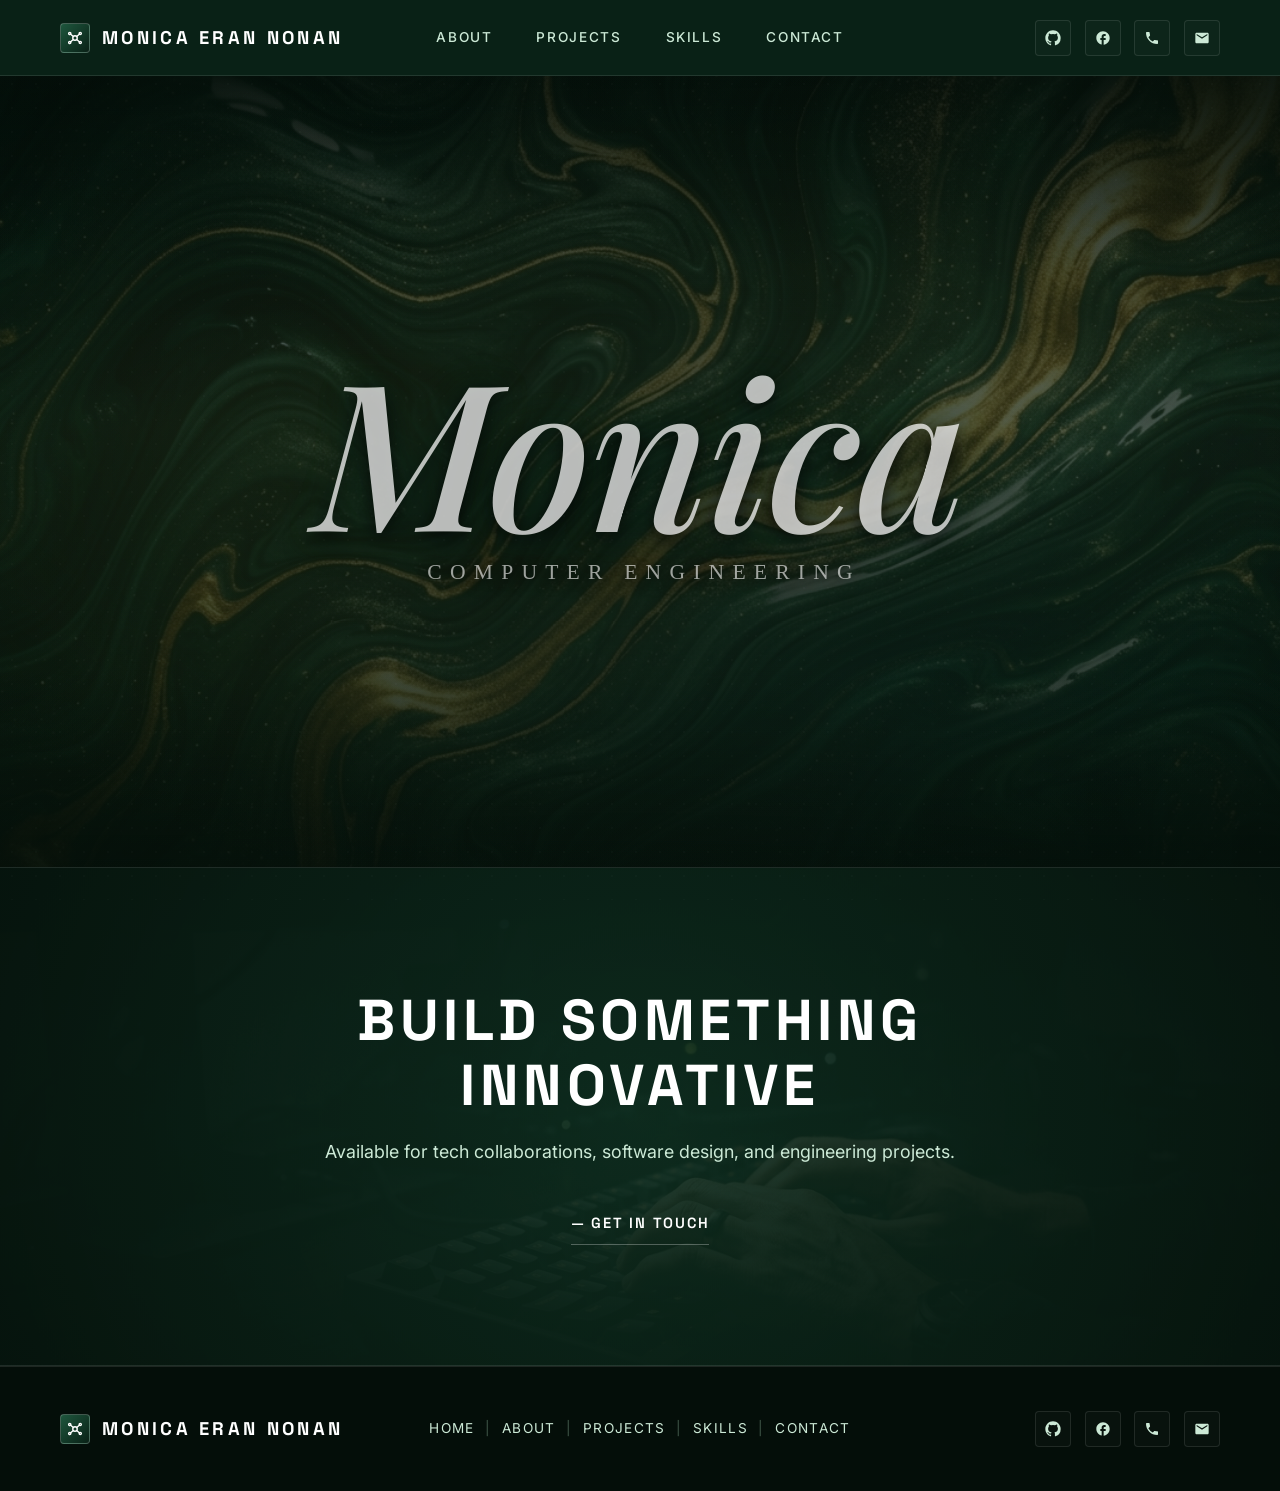
<file: index.html>
<!DOCTYPE html>
<html lang="en">
<head>
  <meta charset="UTF-8" />
  <meta name="viewport" content="width=device-width, initial-scale=1.0" />
  <title>MONICA ERAN NONAN | Computer Engineering Portfolio</title>
  <meta name="description" content="Engineering portfolio of Monica Eran Nonan, a 4th-year Computer Engineering student at ICCT Colleges focused on software design, control systems, and scalable tech solutions." />
  <!-- Google Fonts: Cormorant Garamond, Playfair Display, Space Grotesk, Inter, JetBrains Mono -->
  <link rel="preconnect" href="https://fonts.googleapis.com" />
  <link rel="preconnect" href="https://fonts.gstatic.com" crossorigin />
  <link href="https://fonts.googleapis.com/css2?family=Cormorant+Garamond:ital,wght@0,500;0,600;1,500;1,600&family=Inter:wght@400;500;600&family=JetBrains+Mono:wght@400;500&family=Playfair+Display:ital,wght@0,500;0,600;1,500;1,600&family=Space+Grotesk:wght@600;700&display=swap" rel="stylesheet" />
  <link rel="stylesheet" href="styles.css" />
</head>
<body id="home" data-active-page="home">
  <!-- Subtle Ambient Technical Grid Overlay -->
  <div class="ambient-grain" aria-hidden="true"></div>

  <!-- ========================================================================
       1. REUSABLE GLOBAL HEADER / NAVBAR (Loaded from components/header.html)
       ======================================================================== -->
  <div id="header-placeholder" data-component="components/header.html"></div>

  <main>
    <!-- ======================================================================
         2. MAIN LANDING PAGE / HERO SECTION
         Full-width moody banner featuring IMG20241122131939.jpg with dark overlay
         and centered 'Monica' / 'Computer Engineer' text overlay.
         ====================================================================== -->
    <section class="hero-section" aria-label="Monica Eran Nonan Hero Banner">
      <!-- Animated Living Abstract Dark Green & Gold Fluid Texture Background (Matches Projects Section) -->
      <div class="hero-fluid-bg-wrapper" aria-hidden="true">
        <div class="hero-fluid-bg"></div>
        <div class="hero-fluid-gold-glow"></div>
        <div class="hero-bg-overlay"></div>
      </div>

      <!-- Soft Dark Gradient Overlay Behind Text for Legibility -->
      <div class="hero-text-backdrop-layer" aria-hidden="true"></div>

      <!-- Center-Aligned Typography and Foreground Content -->
      <div class="hero-text-overlay">
        <h1 class="hero-script-title">Monica</h1>
        <p class="hero-serif-subtitle">Computer Engineering</p>
      </div>
    </section>

    <!-- ======================================================================
         3. CALL TO ACTION (CTA) / CONTACT SECTION
         Full-width moody image of hands typing on a backlit keyboard.
         Centered text overlay: 'BUILD SOMETHING INNOVATIVE', sub-heading,
         and '— Get in Touch'.
         ====================================================================== -->
    <section class="cta-section" id="contact" aria-labelledby="ctaHeading">
      <div class="container">
        <div class="cta-content-center">
          <h2 class="cta-heading" id="ctaHeading">BUILD SOMETHING INNOVATIVE</h2>
          <p class="cta-subheading">
            Available for tech collaborations, software design, and engineering projects.
          </p>
          <a href="mailto:monicaerannonan@gmail.com" class="dash-cta-link js-open-contact">— Get in Touch</a>
        </div>
      </div>
    </section>
  </main>

  <!-- ========================================================================
       4. REUSABLE GLOBAL FOOTER & MODAL (Loaded from components/footer.html)
       ======================================================================== -->
  <div id="footer-placeholder" data-component="components/footer.html"></div>

  <script src="script.js"></script>
</body>
</html>
</file>
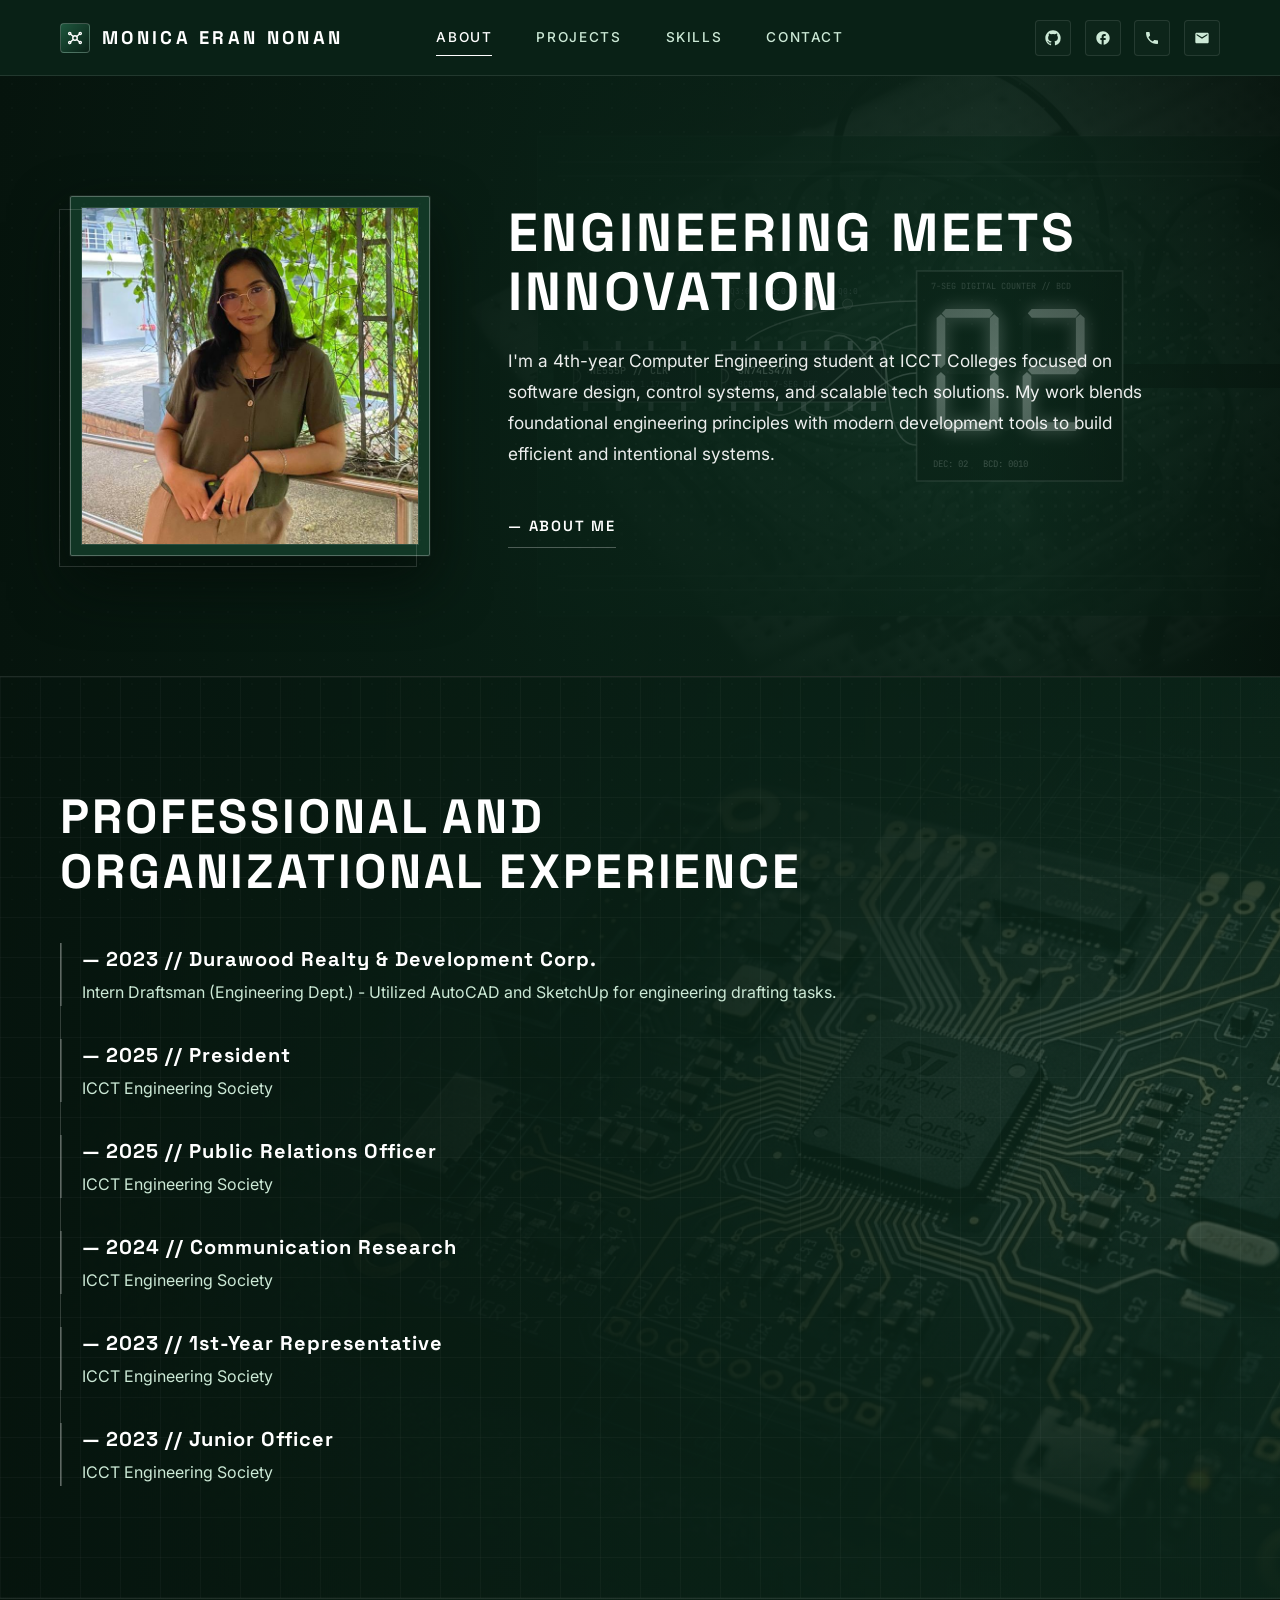
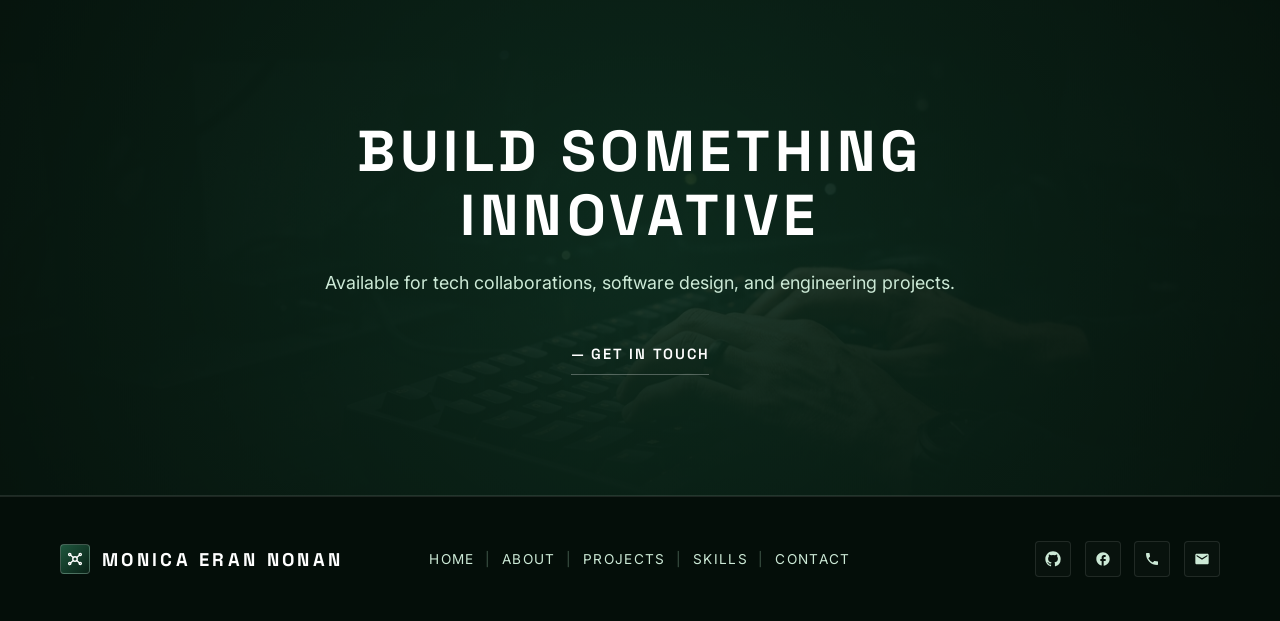
<file: about.html>
<!DOCTYPE html>
<html lang="en">
<head>
  <meta charset="UTF-8" />
  <meta name="viewport" content="width=device-width, initial-scale=1.0" />
  <title>ABOUT | MONICA ERAN NONAN — Computer Engineering Portfolio</title>
  <meta name="description" content="Profile, engineering philosophy, and work experience & leadership timeline of Monica Eran Nonan, 4th-year Computer Engineering student at ICCT Colleges." />
  <!-- Google Fonts: Cormorant Garamond, Playfair Display, Space Grotesk, Inter, JetBrains Mono -->
  <link rel="preconnect" href="https://fonts.googleapis.com" />
  <link rel="preconnect" href="https://fonts.gstatic.com" crossorigin />
  <link href="https://fonts.googleapis.com/css2?family=Cormorant+Garamond:ital,wght@0,500;0,600;1,500;1,600&family=Inter:wght@400;500;600&family=JetBrains+Mono:wght@400;500&family=Playfair+Display:ital,wght@0,500;0,600;1,500;1,600&family=Space+Grotesk:wght@600;700&display=swap" rel="stylesheet" />
  <link rel="stylesheet" href="styles.css" />
</head>
<body id="about-page" data-active-page="about">
  <!-- Subtle Ambient Technical Grid Overlay -->
  <div class="ambient-grain" aria-hidden="true"></div>

  <!-- ========================================================================
       1. REUSABLE GLOBAL HEADER / NAVBAR (Loaded from components/header.html)
       ======================================================================== -->
  <div id="header-placeholder" data-component="components/header.html"></div>

  <main>
    <!-- ======================================================================
         2. PROFILE & PHILOSOPHY SECTION
         Left Column: Floating Framed Profile Image (IMG_20230607_165233_933(1).jpg)
         Right Column:
         - Main Heading: 'ENGINEERING MEETS INNOVATION'
         - Body Paragraph
         - Link: '— ABOUT ME'
         Background: Full-width auto-playing looping black-and-white breadboard
         circuit & 7-segment digital counter video with dark semi-transparent overlay.
         ====================================================================== -->
    <section class="about-section" id="about" aria-labelledby="aboutHeading">
      <!-- Full-Width Auto-Playing Looping Breadboard & 7-Segment Counter Video Background -->
      <div class="about-video-bg" aria-hidden="true">
        <video
          id="aboutBreadboardVideo"
          class="about-bg-video"
          autoplay
          loop
          muted
          playsinline
          poster="assets/breadboard-bw.png"
        ></video>
        <canvas id="aboutBreadboardCanvas" class="about-bg-canvas"></canvas>
        <!-- Dark Semi-Transparent Overlay (Dark Tint) for High Text Legibility -->
        <div class="about-dark-overlay"></div>
      </div>

      <div class="container">
        <div class="about-split-layout">
          <!-- Left Column: Floating Framed Profile Image -->
          <div class="about-profile-column">
            <div class="about-profile-frame">
              <img
                src="assets/IMG_20230607_165233_933(1).jpg"
                alt="Monica Eran Nonan — 4th-Year Computer Engineering Student"
                class="about-profile-img"
              />
            </div>
          </div>

          <!-- Right Column: Profile & Philosophy Text Content -->
          <div class="about-content-left about-content-right">
            <h1 class="about-heading" id="aboutHeading">ENGINEERING MEETS INNOVATION</h1>
            <p class="about-paragraph">
              I'm a 4th-year Computer Engineering student at ICCT Colleges focused on software design, control systems, and scalable tech solutions. My work blends foundational engineering principles with modern development tools to build efficient and intentional systems.
            </p>
            <a href="#expertise" class="dash-cta-link js-open-about-modal">— ABOUT ME</a>
          </div>
        </div>
      </div>
    </section>

    <!-- ======================================================================
         3. WORK EXPERIENCE & LEADERSHIP TIMELINE SECTION
         Dark, low-opacity image of a printed circuit board (PCB) featuring a
         microchip, overlaid with a faint grid and left-aligned vertical timeline.
         ====================================================================== -->
    <section class="expertise-section" id="expertise" aria-labelledby="expertiseHeading">
      <div class="container">
        <div class="expertise-content-left">
          <h2 class="expertise-heading" id="expertiseHeading">Professional and Organizational Experience</h2>
          <ul class="expertise-list">
            <li class="expertise-item">
              <h3 class="expertise-title">— 2023 // Durawood Realty &amp; Development Corp.</h3>
              <p class="expertise-desc">Intern Draftsman (Engineering Dept.) - Utilized AutoCAD and SketchUp for engineering drafting tasks.</p>
            </li>
            <li class="expertise-item">
              <h3 class="expertise-title">— 2025 // President</h3>
              <p class="expertise-desc">ICCT Engineering Society</p>
            </li>
            <li class="expertise-item">
              <h3 class="expertise-title">— 2025 // Public Relations Officer</h3>
              <p class="expertise-desc">ICCT Engineering Society</p>
            </li>
            <li class="expertise-item">
              <h3 class="expertise-title">— 2024 // Communication Research</h3>
              <p class="expertise-desc">ICCT Engineering Society</p>
            </li>
            <li class="expertise-item">
              <h3 class="expertise-title">— 2023 // 1st-Year Representative</h3>
              <p class="expertise-desc">ICCT Engineering Society</p>
            </li>
            <li class="expertise-item">
              <h3 class="expertise-title">— 2023 // Junior Officer</h3>
              <p class="expertise-desc">ICCT Engineering Society</p>
            </li>
          </ul>
        </div>
      </div>
    </section>

    <!-- ======================================================================
         4. CALL TO ACTION (CTA) / CONTACT SECTION
         ====================================================================== -->
    <section class="cta-section" id="contact" aria-labelledby="ctaHeading">
      <div class="container">
        <div class="cta-content-center">
          <h2 class="cta-heading" id="ctaHeading">BUILD SOMETHING INNOVATIVE</h2>
          <p class="cta-subheading">
            Available for tech collaborations, software design, and engineering projects.
          </p>
          <a href="mailto:monicaerannonan@gmail.com" class="dash-cta-link js-open-contact">— Get in Touch</a>
        </div>
      </div>
    </section>
  </main>

  <!-- ========================================================================
       5. REUSABLE GLOBAL FOOTER & MODAL (Loaded from components/footer.html)
       ======================================================================== -->
  <div id="footer-placeholder" data-component="components/footer.html"></div>

  <script src="script.js"></script>
</body>
</html>
</file>
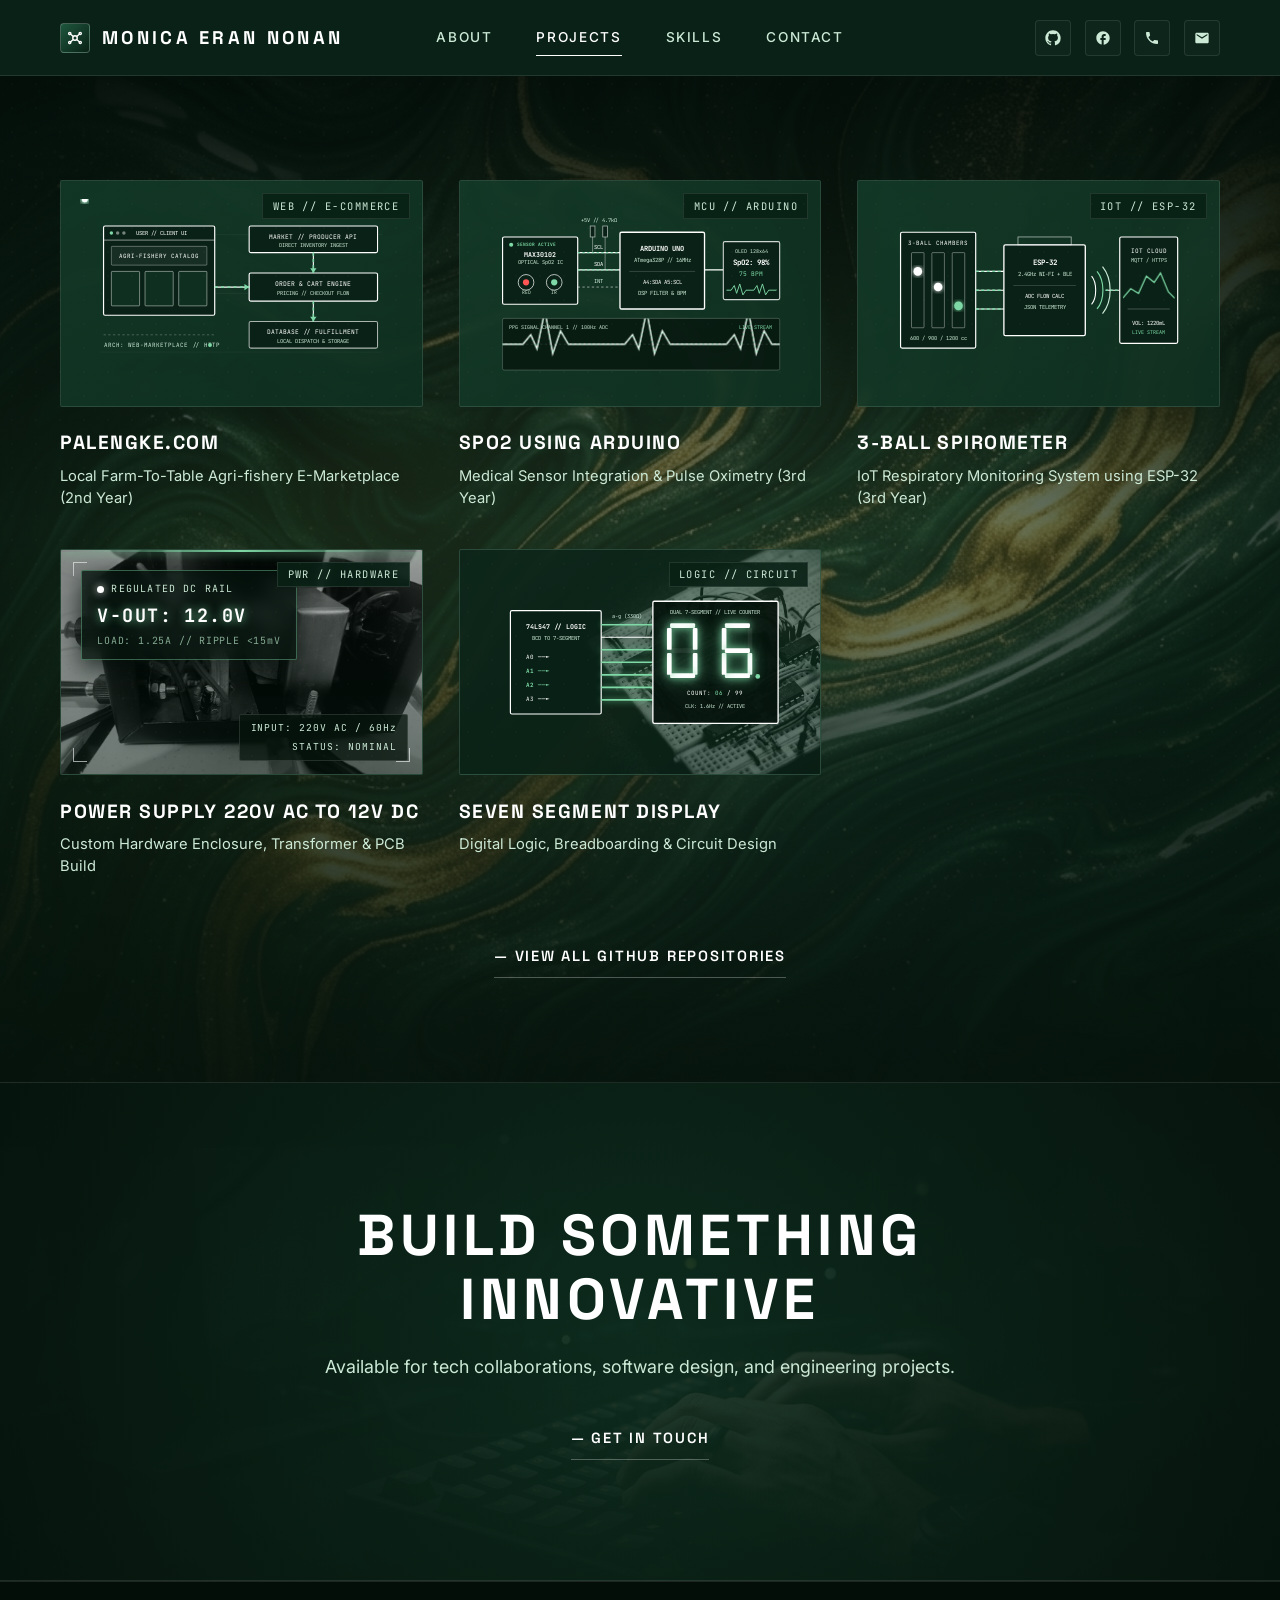
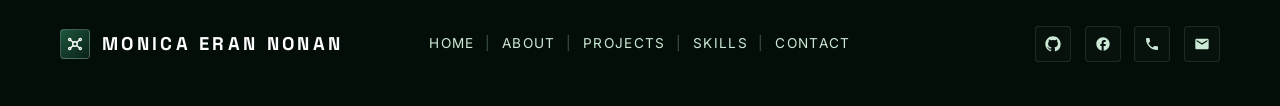
<file: projects.html>
<!DOCTYPE html>
<html lang="en">
<head>
  <meta charset="UTF-8" />
  <meta name="viewport" content="width=device-width, initial-scale=1.0" />
  <title>PROJECTS | MONICA ERAN NONAN — Computer Engineering Portfolio</title>
  <meta name="description" content="AutoCAD Design & Technical Drafting Dashboard and 3-column Computer Engineering projects portfolio of Monica Eran Nonan." />
  <!-- Google Fonts: Cormorant Garamond, Playfair Display, Space Grotesk, Inter, JetBrains Mono -->
  <link rel="preconnect" href="https://fonts.googleapis.com" />
  <link rel="preconnect" href="https://fonts.gstatic.com" crossorigin />
  <link href="https://fonts.googleapis.com/css2?family=Cormorant+Garamond:ital,wght@0,500;0,600;1,500;1,600&family=Inter:wght@400;500;600&family=JetBrains+Mono:wght@400;500&family=Playfair+Display:ital,wght@0,500;0,600;1,500;1,600&family=Space+Grotesk:wght@600;700&display=swap" rel="stylesheet" />
  <link rel="stylesheet" href="styles.css" />
</head>
<body id="projects-page" data-active-page="projects">
  <!-- Subtle Ambient Technical Grid Overlay -->
  <div class="ambient-grain" aria-hidden="true"></div>

  <!-- ========================================================================
       1. REUSABLE GLOBAL HEADER / NAVBAR (Loaded from components/header.html)
       ======================================================================== -->
  <div id="header-placeholder" data-component="components/header.html"></div>

  <main>
    <!-- ======================================================================
         2. 3-COLUMN PROJECT GRID SECTION
         Dark-themed 3-column, 2-row grid displaying 5 technical projects with
         digital blueprint / system diagrams, IMG20250304184856.jpg hardware photo,
         and '— VIEW ALL GITHUB REPOSITORIES' footer link.
         ====================================================================== -->
    <section class="projects-section" id="projects" aria-label="Selected Architecture &amp; Systems">
      <!-- Animated Living Abstract Dark Green & Gold Fluid Texture Background -->
      <div class="projects-bg-wrapper" aria-hidden="true">
        <div class="projects-fluid-bg"></div>
        <div class="projects-fluid-gold-glow"></div>
        <div class="projects-bg-overlay"></div>
      </div>

      <div class="container">
        <div class="projects-grid">
          <!-- Card 1 (Top Left): PALENGKE.COM -->
          <a
            href="https://mnonan827-code.github.io/palengke.com/"
            target="_blank"
            rel="noopener noreferrer"
            class="project-card"
            aria-label="PALENGKE.COM — Local Farm-To-Table Agri-fishery E-Marketplace (2nd Year)"
          >
            <div class="project-thumbnail">
              <span class="project-tag-corner">WEB // E-COMMERCE</span>
              <!-- Technical Flowchart & Web Application Wireframe Diagram with Live Flow -->
              <svg class="project-diagram-svg" viewBox="0 0 400 240" fill="none" xmlns="http://www.w3.org/2000/svg" aria-hidden="true">
                <defs>
                  <filter id="glowGreen" x="-20%" y="-20%" width="140%" height="140%">
                    <feGaussianBlur stdDeviation="2.5" result="blur" />
                    <feComposite in="SourceGraphic" in2="blur" operator="over" />
                  </filter>
                </defs>

                <!-- Subtle Blueprint Grid -->
                <line x1="20" y1="45" x2="380" y2="45" stroke="rgba(255,255,255,0.05)" stroke-width="1"/>
                <line x1="20" y1="120" x2="380" y2="120" stroke="rgba(255,255,255,0.05)" stroke-width="1"/>
                <line x1="20" y1="195" x2="380" y2="195" stroke="rgba(255,255,255,0.05)" stroke-width="1"/>

                <!-- Web App Browser Wireframe (User / Client Node) -->
                <rect class="dash-pulse-node dash-node-browser" x="24" y="34" width="142" height="114" rx="2" fill="#092116" stroke="#ffffff" stroke-width="1.5"/>
                <line x1="24" y1="52" x2="166" y2="52" stroke="rgba(255,255,255,0.55)" stroke-width="1.2"/>
                <circle cx="34" cy="43" r="2.2" fill="#7ed9a6" class="dash-blinking-dot"/>
                <circle cx="42" cy="43" r="2.2" fill="rgba(255,255,255,0.45)"/>
                <circle cx="50" cy="43" r="2.2" fill="rgba(255,255,255,0.45)"/>
                <text x="98" y="46" fill="#ffffff" font-family="JetBrains Mono, monospace" font-size="7" text-anchor="middle">USER // CLIENT UI</text>

                <!-- Wireframe Hero & Product Grid Inside Browser -->
                <rect x="34" y="60" width="122" height="24" rx="1" fill="rgba(255,255,255,0.06)" stroke="rgba(255,255,255,0.4)" stroke-width="1"/>
                <text x="95" y="75" fill="#ffffff" font-family="JetBrains Mono, monospace" font-size="7.5" text-anchor="middle">AGRI-FISHERY CATALOG</text>
                <rect class="dash-catalog-box dash-catalog-box--1" x="34" y="92" width="36" height="44" rx="1" fill="#0f3021" stroke="rgba(255,255,255,0.55)" stroke-width="1"/>
                <rect class="dash-catalog-box dash-catalog-box--2" x="77" y="92" width="36" height="44" rx="1" fill="#0f3021" stroke="rgba(255,255,255,0.55)" stroke-width="1"/>
                <rect class="dash-catalog-box dash-catalog-box--3" x="120" y="92" width="36" height="44" rx="1" fill="#0f3021" stroke="rgba(255,255,255,0.55)" stroke-width="1"/>

                <!-- E-Commerce Flowchart Nodes (Market / API & Database) -->
                <!-- Node 1: Producer Ingest -->
                <rect class="dash-pulse-node dash-node-producer" x="210" y="34" width="164" height="34" rx="2" fill="#092116" stroke="#ffffff" stroke-width="1.4"/>
                <text x="292" y="50" fill="#ffffff" font-family="JetBrains Mono, monospace" font-size="8" text-anchor="middle">MARKET // PRODUCER API</text>
                <text x="292" y="61" fill="#cce9d6" font-family="JetBrains Mono, monospace" font-size="6.8" text-anchor="middle">DIRECT INVENTORY INGEST</text>

                <!-- Node 2: Cart & Order Engine -->
                <rect class="dash-pulse-node dash-node-cart" x="210" y="94" width="164" height="36" rx="2" fill="#092116" stroke="#ffffff" stroke-width="1.5"/>
                <text x="292" y="110" fill="#ffffff" font-family="JetBrains Mono, monospace" font-size="8.2" text-anchor="middle">ORDER &amp; CART ENGINE</text>
                <text x="292" y="122" fill="#cce9d6" font-family="JetBrains Mono, monospace" font-size="6.8" text-anchor="middle">PRICING // CHECKOUT FLOW</text>

                <!-- Node 3: Local Consumer Dispatch / Database -->
                <rect class="dash-pulse-node dash-node-database" x="210" y="156" width="164" height="34" rx="2" fill="#092116" stroke="rgba(255,255,255,0.65)" stroke-width="1.3"/>
                <text x="292" y="172" fill="#ffffff" font-family="JetBrains Mono, monospace" font-size="8" text-anchor="middle">DATABASE // FULFILLMENT</text>
                <text x="292" y="183" fill="#cce9d6" font-family="JetBrains Mono, monospace" font-size="6.8" text-anchor="middle">LOCAL DISPATCH &amp; STORAGE</text>

                <!-- Flowchart Connecting Lines with Pulsing Data Streams -->
                <!-- Horizontal Bus (Client -> Cart Engine) -->
                <line x1="166" y1="112" x2="210" y2="112" stroke="#ffffff" stroke-width="1.5"/>
                <line class="data-stream-line" x1="166" y1="112" x2="210" y2="112" stroke="#7ed9a6" stroke-width="2" stroke-dasharray="4 4"/>
                <polygon points="210,112 204,108 204,116" fill="#7ed9a6"/>

                <!-- Vertical Bus 1 (Producer -> Cart Engine) -->
                <line x1="292" y1="68" x2="292" y2="94" stroke="#ffffff" stroke-width="1.4"/>
                <line class="data-stream-line" x1="292" y1="68" x2="292" y2="94" stroke="#7ed9a6" stroke-width="2" stroke-dasharray="4 4"/>
                <polygon points="292,94 288,88 296,88" fill="#7ed9a6"/>

                <!-- Vertical Bus 2 (Cart Engine -> Database) -->
                <line x1="292" y1="130" x2="292" y2="156" stroke="#ffffff" stroke-width="1.4"/>
                <line class="data-stream-line" x1="292" y1="130" x2="292" y2="156" stroke="#7ed9a6" stroke-width="2" stroke-dasharray="4 4"/>
                <polygon points="292,156 288,150 296,150" fill="#7ed9a6"/>

                <!-- Moving Glowing Data Packets -->
                <circle class="dash-packet dash-packet-h1" r="3.5" fill="#7ed9a6" filter="url(#glowGreen)"/>
                <circle class="dash-packet dash-packet-h2" r="2.5" fill="#ffffff"/>
                <circle class="dash-packet dash-packet-v1" r="3.5" fill="#7ed9a6" filter="url(#glowGreen)"/>
                <circle class="dash-packet dash-packet-v2" r="3.5" fill="#ffffff" filter="url(#glowGreen)"/>

                <!-- Bottom Status Bar -->
                <path d="M24 173 H166" stroke="rgba(255,255,255,0.3)" stroke-width="1" stroke-dasharray="3 3"/>
                <text x="24" y="188" fill="#cce9d6" font-family="JetBrains Mono, monospace" font-size="7.5">ARCH: WEB-MARKETPLACE // HTTP</text>
                <circle cx="160" cy="186" r="2.5" fill="#7ed9a6" class="dash-blinking-dot"/>
              </svg>
            </div>
            <h2 class="project-title">PALENGKE.COM</h2>
            <p class="project-subcategory">Local Farm-To-Table Agri-fishery E-Marketplace (2nd Year)</p>
          </a>

          <!-- Card 2 (Top Center): SPO2 USING ARDUINO -->
          <a
            href="https://github.com/monicaerannonan/SPO2-using-Arduino"
            target="_blank"
            rel="noopener noreferrer"
            class="project-card"
            aria-label="SPO2 USING ARDUINO — Medical Sensor Integration & Pulse Oximetry (3rd Year)"
          >
            <div class="project-thumbnail">
              <span class="project-tag-corner">MCU // ARDUINO</span>
              <!-- Clean Dark-Themed Schematic of a Microcontroller & Pulse Oximetry Circuit -->
              <svg class="project-diagram-svg" viewBox="0 0 400 240" fill="none" xmlns="http://www.w3.org/2000/svg" aria-hidden="true">
                <defs>
                  <clipPath id="ppgScreenClip">
                    <rect x="24" y="152" width="354" height="66" rx="2" />
                  </clipPath>
                  <clipPath id="oledWaveClip">
                    <rect x="310" y="106" width="64" height="18" rx="1" />
                  </clipPath>
                </defs>

                <!-- Optical Sensor Module MAX30100/MAX30102 (Left) -->
                <rect x="24" y="48" width="96" height="86" rx="2" fill="#092116" stroke="#ffffff" stroke-width="1.5"/>
                <!-- Blinking 'SENSOR ACTIVE' Indicator Dot -->
                <circle class="sensor-active-dot" cx="35" cy="58" r="2.6" fill="#7ed9a6"/>
                <text x="42" y="60" fill="#7ed9a6" font-family="JetBrains Mono, monospace" font-size="5.8" font-weight="bold">SENSOR ACTIVE</text>
                
                <text x="72" y="73" fill="#ffffff" font-family="JetBrains Mono, monospace" font-size="8.5" font-weight="bold" text-anchor="middle">MAX30102</text>
                <text x="72" y="83" fill="#cce9d6" font-family="JetBrains Mono, monospace" font-size="6.8" text-anchor="middle">OPTICAL SpO2 IC</text>
                <!-- Photodiode & Red/IR LED Symbols with Pulsing Emittance -->
                <circle cx="54" cy="106" r="10" stroke="rgba(255,255,255,0.75)" stroke-width="1.2"/>
                <circle class="sensor-led-pulse sensor-led-pulse--red" cx="54" cy="106" r="4" fill="#ff5555"/>
                <text x="54" y="121" fill="#cce9d6" font-family="JetBrains Mono, monospace" font-size="6" text-anchor="middle">RED</text>
                <circle cx="90" cy="106" r="10" stroke="rgba(255,255,255,0.75)" stroke-width="1.2"/>
                <circle class="sensor-led-pulse sensor-led-pulse--ir" cx="90" cy="106" r="4" fill="#7ed9a6"/>
                <text x="90" y="121" fill="#cce9d6" font-family="JetBrains Mono, monospace" font-size="6" text-anchor="middle">IR</text>

                <!-- I2C Bus Lines (SDA / SCL / INT / +3.3V) with Moving Packet Pulses -->
                <line x1="120" y1="68" x2="174" y2="68" stroke="#ffffff" stroke-width="1.4"/>
                <line class="data-stream-line" x1="120" y1="68" x2="174" y2="68" stroke="#7ed9a6" stroke-width="1.6" stroke-dasharray="3 3"/>
                <line x1="120" y1="90" x2="174" y2="90" stroke="#ffffff" stroke-width="1.4"/>
                <line class="data-stream-line" x1="120" y1="90" x2="174" y2="90" stroke="#7ed9a6" stroke-width="1.6" stroke-dasharray="3 3"/>
                <line x1="120" y1="112" x2="174" y2="112" stroke="rgba(255,255,255,0.55)" stroke-width="1.2" stroke-dasharray="3 3"/>
                <text x="147" y="63" fill="#ffffff" font-family="JetBrains Mono, monospace" font-size="7" text-anchor="middle">SCL</text>
                <text x="147" y="85" fill="#ffffff" font-family="JetBrains Mono, monospace" font-size="7" text-anchor="middle">SDA</text>
                <text x="147" y="107" fill="#cce9d6" font-family="JetBrains Mono, monospace" font-size="7" text-anchor="middle">INT</text>

                <!-- Pull-up Resistor Symbols to VCC -->
                <rect x="136" y="34" width="6" height="14" stroke="rgba(255,255,255,0.65)" stroke-width="1" fill="#092116"/>
                <line x1="139" y1="48" x2="139" y2="68" stroke="rgba(255,255,255,0.5)" stroke-width="1"/>
                <rect x="152" y="34" width="6" height="14" stroke="rgba(255,255,255,0.65)" stroke-width="1" fill="#092116"/>
                <line x1="155" y1="48" x2="155" y2="90" stroke="rgba(255,255,255,0.5)" stroke-width="1"/>
                <text x="147" y="29" fill="#cce9d6" font-family="JetBrains Mono, monospace" font-size="6.8" text-anchor="middle">+5V // 4.7k&Omega;</text>

                <!-- Arduino ATmega328P Microcontroller Block (Center) -->
                <rect class="dash-pulse-node dash-node-arduino" x="174" y="42" width="108" height="98" rx="2" fill="#092116" stroke="#ffffff" stroke-width="1.7"/>
                <text x="228" y="66" fill="#ffffff" font-family="JetBrains Mono, monospace" font-size="9" font-weight="bold" text-anchor="middle">ARDUINO UNO</text>
                <text x="228" y="80" fill="#cce9d6" font-family="JetBrains Mono, monospace" font-size="7.2" text-anchor="middle">ATmega328P // 16MHz</text>
                <line x1="186" y1="92" x2="270" y2="92" stroke="rgba(255,255,255,0.22)" stroke-width="1"/>
                <text x="228" y="108" fill="#ffffff" font-family="JetBrains Mono, monospace" font-size="7.2" text-anchor="middle">A4:SDA   A5:SCL</text>
                <text x="228" y="122" fill="#cce9d6" font-family="JetBrains Mono, monospace" font-size="7.2" text-anchor="middle">DSP FILTER &amp; BPM</text>

                <!-- OLED Readout Module (Right) with Live Oxygen Percentage -->
                <line x1="282" y1="90" x2="306" y2="90" stroke="#ffffff" stroke-width="1.4"/>
                <rect class="dash-pulse-node" x="306" y="54" width="72" height="74" rx="2" fill="#092116" stroke="rgba(255,255,255,0.8)" stroke-width="1.4"/>
                <text x="342" y="68" fill="#cce9d6" font-family="JetBrains Mono, monospace" font-size="6.5" text-anchor="middle">OLED 128x64</text>
                
                <!-- Fluctuating Oxygen Percentage Numbers -->
                <text class="live-spo2-val js-fluctuate-spo2" x="342" y="84" fill="#ffffff" font-family="JetBrains Mono, monospace" font-size="9.5" font-weight="bold" text-anchor="middle">SpO2: 98%</text>
                <text class="live-bpm-val js-fluctuate-bpm" x="342" y="98" fill="#7ed9a6" font-family="JetBrains Mono, monospace" font-size="8" text-anchor="middle">76 BPM</text>

                <!-- Mini waveform inside OLED screen -->
                <g clip-path="url(#oledWaveClip)">
                  <path class="anim-oled-mini-wave" d="M308 116 L316 116 L320 110 L323 120 L327 108 L331 122 L335 116 L345 116 L349 110 L352 120 L356 108 L360 122 L364 116 L374 116 L378 110 L381 120 L385 108 L389 122 L393 116 L403 116" stroke="#7ed9a6" stroke-width="1.2" fill="none"/>
                </g>

                <!-- Photoplethysmogram (PPG) Digital Display Screen Area (Bottom) -->
                <rect x="24" y="152" width="354" height="66" rx="2" fill="rgba(6,20,13,0.75)" stroke="rgba(255,255,255,0.25)" stroke-width="1"/>
                <line x1="24" y1="185" x2="378" y2="185" stroke="rgba(255,255,255,0.12)" stroke-width="1" stroke-dasharray="3 3"/>
                <text x="32" y="165" fill="#cce9d6" font-family="JetBrains Mono, monospace" font-size="6.5">PPG SIGNAL CHANNEL 1 // 100Hz ADC</text>
                <text x="368" y="165" fill="#7ed9a6" font-family="JetBrains Mono, monospace" font-size="6.5" text-anchor="end">LIVE STREAM</text>

                <!-- Continuous, Scrolling Heartbeat Pulse Wave (PPG Signal) -->
                <g clip-path="url(#ppgScreenClip)">
                  <g class="anim-ppg-scroller">
                    <!-- Heartbeat pulse waveform repeated seamlessly across 700px width -->
                    <path d="M0,185 L50,185 L60,173 L68,191 L78,142 L88,197 L98,168 L108,185 L180,185 L190,173 L198,191 L208,142 L218,197 L228,168 L238,185 L310,185 L320,173 L328,191 L338,142 L348,197 L358,168 L368,185 L440,185 L450,173 L458,191 L468,142 L478,197 L488,168 L498,185 L570,185 L580,173 L588,191 L598,142 L608,197 L618,168 L628,185 L700,185" stroke="#ffffff" stroke-width="1.8" fill="none"/>
                    <path d="M0,185 L50,185 L60,173 L68,191 L78,142 L88,197 L98,168 L108,185 L180,185 L190,173 L198,191 L208,142 L218,197 L228,168 L238,185 L310,185 L320,173 L328,191 L338,142 L348,197 L358,168 L368,185 L440,185 L450,173 L458,191 L468,142 L478,197 L488,168 L498,185 L570,185 L580,173 L588,191 L598,142 L608,197 L618,168 L628,185 L700,185" stroke="#7ed9a6" stroke-width="1" stroke-dasharray="3 3" fill="none"/>
                  </g>
                </g>
              </svg>
            </div>
            <h2 class="project-title">SPO2 USING ARDUINO</h2>
            <p class="project-subcategory">Medical Sensor Integration &amp; Pulse Oximetry (3rd Year)</p>
          </a>

          <!-- Card 3 (Top Right): 3-BALL SPIROMETER -->
          <a
            href="https://github.com/monicaerannonan/3-Ball-Spirometer"
            target="_blank"
            rel="noopener noreferrer"
            class="project-card"
            aria-label="3-BALL SPIROMETER — IoT Respiratory Monitoring System using ESP-32 (3rd Year)"
          >
            <div class="project-thumbnail">
              <span class="project-tag-corner">IOT // ESP-32</span>
              <!-- System Architecture Diagram: 3-Ball Spirometer & ESP-32 Telemetry -->
              <svg class="project-diagram-svg" viewBox="0 0 400 240" fill="none" xmlns="http://www.w3.org/2000/svg" aria-hidden="true">
                <defs>
                  <clipPath id="cloudGraphClip">
                    <rect x="308" y="90" width="66" height="52" rx="1" />
                  </clipPath>
                </defs>

                <!-- Left: 3-Chamber Incentive Spirometer Optical Column Array -->
                <rect class="dash-pulse-node" x="24" y="42" width="96" height="148" rx="2" fill="#092116" stroke="#ffffff" stroke-width="1.5"/>
                <text x="72" y="58" fill="#ffffff" font-family="JetBrains Mono, monospace" font-size="7.5" text-anchor="middle">3-BALL CHAMBERS</text>
                
                <!-- 3 Vertical Airway Columns with Dynamically Floating Balls -->
                <rect x="38" y="68" width="16" height="96" rx="1" stroke="rgba(255,255,255,0.45)" stroke-width="1"/>
                <circle class="spirometer-ball spirometer-ball-1" cx="46" cy="92" r="5.5" fill="#ffffff" filter="url(#glowGreen)"/>
                
                <rect x="64" y="68" width="16" height="96" rx="1" stroke="rgba(255,255,255,0.45)" stroke-width="1"/>
                <circle class="spirometer-ball spirometer-ball-2" cx="72" cy="112" r="5.5" fill="#ffffff" filter="url(#glowGreen)"/>
                
                <rect x="90" y="68" width="16" height="96" rx="1" stroke="rgba(255,255,255,0.45)" stroke-width="1"/>
                <circle class="spirometer-ball spirometer-ball-3" cx="98" cy="136" r="5.5" fill="#7ed9a6" filter="url(#glowGreen)"/>
                
                <text x="72" y="180" fill="#cce9d6" font-family="JetBrains Mono, monospace" font-size="6.8" text-anchor="middle">600 / 900 / 1200 cc</text>

                <!-- Sensor Bus Moving Dashed Lines for Data Transfer to ESP-32 -->
                <line x1="120" y1="92" x2="156" y2="92" stroke="#ffffff" stroke-width="1.4"/>
                <line class="data-stream-line stream-fast-1" x1="120" y1="92" x2="156" y2="92" stroke="#7ed9a6" stroke-width="1.8" stroke-dasharray="4 3"/>
                
                <line x1="120" y1="116" x2="156" y2="116" stroke="#ffffff" stroke-width="1.4"/>
                <line class="data-stream-line stream-fast-2" x1="120" y1="116" x2="156" y2="116" stroke="#7ed9a6" stroke-width="1.8" stroke-dasharray="4 3"/>
                
                <line x1="120" y1="140" x2="156" y2="140" stroke="#ffffff" stroke-width="1.4"/>
                <line class="data-stream-line stream-fast-3" x1="120" y1="140" x2="156" y2="140" stroke="#7ed9a6" stroke-width="1.8" stroke-dasharray="4 3"/>

                <!-- Center: ESP-32 Microcontroller & Wi-Fi Telemetry Engine -->
                <rect class="dash-pulse-node dash-node-esp" x="156" y="58" width="104" height="116" rx="2" fill="#092116" stroke="#ffffff" stroke-width="1.7"/>
                <rect x="174" y="48" width="68" height="10" fill="none" stroke="rgba(255,255,255,0.6)" stroke-width="1.1"/>
                <text x="208" y="84" fill="#ffffff" font-family="JetBrains Mono, monospace" font-size="9.5" font-weight="bold" text-anchor="middle">ESP-32</text>
                <text x="208" y="98" fill="#cce9d6" font-family="JetBrains Mono, monospace" font-size="7.2" text-anchor="middle">2.4GHz WI-FI + BLE</text>
                <line x1="168" y1="110" x2="248" y2="110" stroke="rgba(255,255,255,0.2)" stroke-width="1"/>
                <text x="208" y="126" fill="#ffffff" font-family="JetBrains Mono, monospace" font-size="7.2" text-anchor="middle">ADC FLOW CALC</text>
                <text x="208" y="140" fill="#cce9d6" font-family="JetBrains Mono, monospace" font-size="7" text-anchor="middle">JSON TELEMETRY</text>

                <!-- Sequential Wi-Fi Transmission Waves -->
                <g class="wifi-transmission-group">
                  <path class="wifi-wave wifi-wave-1" d="M268 98 C275 106, 275 126, 268 134" stroke="#ffffff" stroke-width="1.4" fill="none"/>
                  <path class="wifi-wave wifi-wave-2" d="M275 92 C285 104, 285 128, 275 140" stroke="#7ed9a6" stroke-width="1.5" fill="none"/>
                  <path class="wifi-wave wifi-wave-3" d="M282 86 C295 102, 295 130, 282 146" stroke="#cce9d6" stroke-width="1.5" fill="none"/>
                </g>

                <!-- Right: Cloud Telemetry & Respiratory Analytics Node -->
                <line x1="286" y1="116" x2="304" y2="116" stroke="#ffffff" stroke-width="1.4"/>
                <line class="data-stream-line stream-cloud" x1="286" y1="116" x2="304" y2="116" stroke="#7ed9a6" stroke-width="2" stroke-dasharray="3 3"/>
                
                <rect class="dash-pulse-node" x="304" y="48" width="74" height="136" rx="2" fill="#092116" stroke="#ffffff" stroke-width="1.5"/>
                <text x="341" y="68" fill="#ffffff" font-family="JetBrains Mono, monospace" font-size="7.8" text-anchor="middle">IOT CLOUD</text>
                <text x="341" y="80" fill="#cce9d6" font-family="JetBrains Mono, monospace" font-size="6.8" text-anchor="middle">MQTT / HTTPS</text>
                
                <!-- Continuously Scrolling Line Graph in Cloud Module -->
                <g clip-path="url(#cloudGraphClip)">
                  <g class="anim-cloud-telemetry">
                    <path d="M308 126 L318 114 L328 120 L338 98 L348 106 L356 94 L366 118 L374 126 L384 114 L394 120 L404 98 L414 106 L422 94 L432 118 L440 126 L450 114 L460 120 L470 98" stroke="#7ed9a6" stroke-width="1.6" fill="none"/>
                  </g>
                </g>
                <line x1="314" y1="140" x2="368" y2="140" stroke="rgba(255,255,255,0.3)" stroke-width="1"/>
                <text class="live-vol-val js-fluctuate-vol" x="341" y="160" fill="#ffffff" font-family="JetBrains Mono, monospace" font-size="7.2" text-anchor="middle">VOL: 1200mL</text>
                <text x="341" y="172" fill="#7ed9a6" font-family="JetBrains Mono, monospace" font-size="6.5" text-anchor="middle">LIVE STREAM</text>
              </svg>
            </div>
            <h2 class="project-title">3-BALL SPIROMETER</h2>
            <p class="project-subcategory">IoT Respiratory Monitoring System using ESP-32 (3rd Year)</p>
          </a>

          <!-- Card 4 (Bottom Left): POWER SUPPLY 220V AC TO 12V DC -->
          <article
            class="project-card"
            data-project="powersupply"
            tabindex="0"
            role="button"
            aria-label="POWER SUPPLY 220V AC TO 12V DC — Custom Hardware Enclosure, Transformer & PCB Build"
          >
            <div class="project-thumbnail project-thumbnail--photo">
              <span class="project-tag-corner">PWR // HARDWARE</span>
              <img
                src="assets/IMG20250304184856.jpg"
                alt="Open black hardware enclosure showing the 220V AC to 12V DC step-down transformer, red wiring, heatsink, and custom PCB build"
                class="project-photo-img"
                loading="lazy"
              />

              <!-- Live Heads-Up Display (HUD) Scanning Overlay -->
              <div class="hud-hardware-overlay" aria-hidden="true">
                <!-- Animated Horizontal Scanning Line Sweeping Up & Down -->
                <div class="hud-scan-line"></div>

                <!-- Corner HUD Brackets -->
                <span class="hud-reticle hud-reticle--tl"></span>
                <span class="hud-reticle hud-reticle--tr"></span>
                <span class="hud-reticle hud-reticle--bl"></span>
                <span class="hud-reticle hud-reticle--br"></span>

                <!-- Live Status & Voltage Readout HUD Corner Banner -->
                <div class="hud-telemetry-corner">
                  <div class="hud-telemetry-header">
                    <span class="live-dot"></span>
                    <span class="hud-telemetry-label">REGULATED DC RAIL</span>
                  </div>
                  <!-- Glowing Text Overlay with Decimal Flickering (12.0V to 11.9V) -->
                  <div class="hud-voltage-val">
                    <strong class="js-flicker-voltage">V-OUT: 12.0V</strong>
                  </div>
                  <div class="hud-telemetry-sub">
                    <span>LOAD: 1.25A // RIPPLE &lt;15mV</span>
                  </div>
                </div>

                <!-- Bottom Telemetry Badges -->
                <div class="hud-status-chip">
                  <span>INPUT: 220V AC / 60Hz</span>
                  <span>STATUS: NOMINAL</span>
                </div>
              </div>
            </div>
            <h2 class="project-title">POWER SUPPLY 220V AC TO 12V DC</h2>
            <p class="project-subcategory">Custom Hardware Enclosure, Transformer &amp; PCB Build</p>
          </article>

          <!-- Card 5 (Bottom Center): SEVEN SEGMENT DISPLAY -->
          <article
            class="project-card"
            data-project="sevensegment"
            tabindex="0"
            role="button"
            aria-label="SEVEN SEGMENT DISPLAY — Digital Logic, Breadboarding & Circuit Design"
          >
            <div class="project-thumbnail project-thumbnail--photo">
              <span class="project-tag-corner">LOGIC // CIRCUIT</span>
              <img
                src="assets/breadboard-bw.png"
                alt="7-segment display and digital logic integrated circuits mounted on a breadboard"
                class="project-photo-img project-photo-img--dimmed"
                loading="lazy"
              />
              <!-- Clean Technical 7-Segment & Breadboard Logic Schematic Overlay with Live Counter -->
              <svg class="project-diagram-svg project-diagram-svg--overlay" viewBox="0 0 400 240" fill="none" xmlns="http://www.w3.org/2000/svg" aria-hidden="true">
                <!-- BCD Decoder IC Block -->
                <rect class="dash-pulse-node" x="34" y="54" width="116" height="132" rx="2" fill="rgba(9,33,22,0.92)" stroke="#ffffff" stroke-width="1.5"/>
                <text x="92" y="78" fill="#ffffff" font-family="JetBrains Mono, monospace" font-size="8.5" font-weight="bold" text-anchor="middle">74LS47 // LOGIC</text>
                <text x="92" y="92" fill="#cce9d6" font-family="JetBrains Mono, monospace" font-size="7" text-anchor="middle">BCD TO 7-SEGMENT</text>
                
                <!-- BCD Inputs (A0 - A3) with Live Binary Pulses -->
                <text id="bcdBitA0" class="bcd-input-pin" x="54" y="116" fill="#ffffff" font-family="JetBrains Mono, monospace" font-size="7.5">A0 ──►</text>
                <text id="bcdBitA1" class="bcd-input-pin" x="54" y="134" fill="#ffffff" font-family="JetBrains Mono, monospace" font-size="7.5">A1 ──►</text>
                <text id="bcdBitA2" class="bcd-input-pin" x="54" y="152" fill="#ffffff" font-family="JetBrains Mono, monospace" font-size="7.5">A2 ──►</text>
                <text id="bcdBitA3" class="bcd-input-pin" x="54" y="170" fill="#ffffff" font-family="JetBrains Mono, monospace" font-size="7.5">A3 ──►</text>

                <!-- 7-Segment Lines (a - g) with Animated Bus Streams -->
                <line id="segBusLine_a" class="seg-bus-line" x1="150" y1="72" x2="216" y2="72" stroke="#ffffff" stroke-width="1.3"/>
                <line id="segBusLine_b" class="seg-bus-line" x1="150" y1="88" x2="216" y2="88" stroke="#ffffff" stroke-width="1.3"/>
                <line id="segBusLine_c" class="seg-bus-line" x1="150" y1="104" x2="216" y2="104" stroke="#ffffff" stroke-width="1.3"/>
                <line id="segBusLine_d" class="seg-bus-line" x1="150" y1="120" x2="216" y2="120" stroke="#ffffff" stroke-width="1.3"/>
                <line id="segBusLine_e" class="seg-bus-line" x1="150" y1="136" x2="216" y2="136" stroke="#ffffff" stroke-width="1.3"/>
                <line id="segBusLine_f" class="seg-bus-line" x1="150" y1="152" x2="216" y2="152" stroke="#ffffff" stroke-width="1.3"/>
                <line id="segBusLine_g" class="seg-bus-line" x1="150" y1="168" x2="216" y2="168" stroke="#ffffff" stroke-width="1.3"/>
                <text x="183" y="64" fill="#cce9d6" font-family="JetBrains Mono, monospace" font-size="6.8" text-anchor="middle">a-g (330&Omega;)</text>

                <!-- Dual 7-Segment Display Module on Breadboard (Tens & Ones Digits) -->
                <rect class="dash-pulse-node" x="216" y="42" width="160" height="156" rx="2" fill="rgba(6,20,13,0.94)" stroke="#ffffff" stroke-width="1.7"/>
                <text x="296" y="58" fill="#cce9d6" font-family="JetBrains Mono, monospace" font-size="7" text-anchor="middle">DUAL 7-SEGMENT // LIVE COUNTER</text>

                <!-- DIGIT 1 (Tens: x=228) -->
                <g class="seven-seg-digit digit-tens" id="sevenSegTens">
                  <rect id="tens_a" class="seg-bar seg-a" x="238" y="70" width="32" height="6" rx="1.5" fill="#ffffff" />
                  <rect id="tens_b" class="seg-bar seg-b" x="267" y="76" width="6" height="28" rx="1.5" fill="#ffffff" />
                  <rect id="tens_c" class="seg-bar seg-c" x="267" y="108" width="6" height="28" rx="1.5" fill="#ffffff" />
                  <rect id="tens_d" class="seg-bar seg-d" x="238" y="134" width="32" height="6" rx="1.5" fill="#ffffff" />
                  <rect id="tens_e" class="seg-bar seg-e" x="234" y="108" width="6" height="28" rx="1.5" fill="#ffffff" />
                  <rect id="tens_f" class="seg-bar seg-f" x="234" y="76" width="6" height="28" rx="1.5" fill="#ffffff" />
                  <rect id="tens_g" class="seg-bar seg-g" x="238" y="102" width="32" height="6" rx="1.5" fill="rgba(255,255,255,0.08)" />
                </g>

                <!-- DIGIT 2 (Ones: x=298) -->
                <g class="seven-seg-digit digit-ones" id="sevenSegOnes">
                  <rect id="ones_a" class="seg-bar seg-a" x="308" y="70" width="32" height="6" rx="1.5" fill="#ffffff" />
                  <rect id="ones_b" class="seg-bar seg-b" x="337" y="76" width="6" height="28" rx="1.5" fill="#ffffff" />
                  <rect id="ones_c" class="seg-bar seg-c" x="337" y="108" width="6" height="28" rx="1.5" fill="#ffffff" />
                  <rect id="ones_d" class="seg-bar seg-d" x="308" y="134" width="32" height="6" rx="1.5" fill="#ffffff" />
                  <rect id="ones_e" class="seg-bar seg-e" x="304" y="108" width="6" height="28" rx="1.5" fill="#ffffff" />
                  <rect id="ones_f" class="seg-bar seg-f" x="304" y="76" width="6" height="28" rx="1.5" fill="#ffffff" />
                  <rect id="ones_g" class="seg-bar seg-g" x="308" y="102" width="32" height="6" rx="1.5" fill="rgba(255,255,255,0.08)" />
                  <circle class="seg-dp" cx="350" cy="138" r="3" fill="#7ed9a6"/>
                </g>

                <!-- Live Decimal Readout Footer Inside Module -->
                <text class="live-counter-readout" x="296" y="162" fill="#ffffff" font-family="JetBrains Mono, monospace" font-size="7.5" text-anchor="middle">COUNT: <tspan id="liveCounterNumber" fill="#7ed9a6">00</tspan> / 99</text>
                <text x="296" y="178" fill="#cce9d6" font-family="JetBrains Mono, monospace" font-size="6.8" text-anchor="middle">CLK: 1.6Hz // ACTIVE</text>
              </svg>
            </div>
            <h2 class="project-title">SEVEN SEGMENT DISPLAY</h2>
            <p class="project-subcategory">Digital Logic, Breadboarding &amp; Circuit Design</p>
          </article>
        </div>

        <!-- Footer of Section: Centered call-to-action link to GitHub profile -->
        <div class="projects-footer">
          <a
            href="https://github.com/monicaerannonan"
            target="_blank"
            rel="noopener noreferrer"
            class="dash-cta-link"
          >— VIEW ALL GITHUB REPOSITORIES</a>
        </div>
      </div>
    </section>

    <!-- ======================================================================
         4. CALL TO ACTION (CTA) / CONTACT SECTION
         ====================================================================== -->
    <section class="cta-section" id="contact" aria-labelledby="ctaHeading">
      <div class="container">
        <div class="cta-content-center">
          <h2 class="cta-heading" id="ctaHeading">BUILD SOMETHING INNOVATIVE</h2>
          <p class="cta-subheading">
            Available for tech collaborations, software design, and engineering projects.
          </p>
          <a href="mailto:monicaerannonan@gmail.com" class="dash-cta-link js-open-contact">— Get in Touch</a>
        </div>
      </div>
    </section>
  </main>

  <!-- ========================================================================
       5. REUSABLE GLOBAL FOOTER & MODAL (Loaded from components/footer.html)
       ======================================================================== -->
  <div id="footer-placeholder" data-component="components/footer.html"></div>

  <script src="script.js"></script>
</body>
</html>
</file>
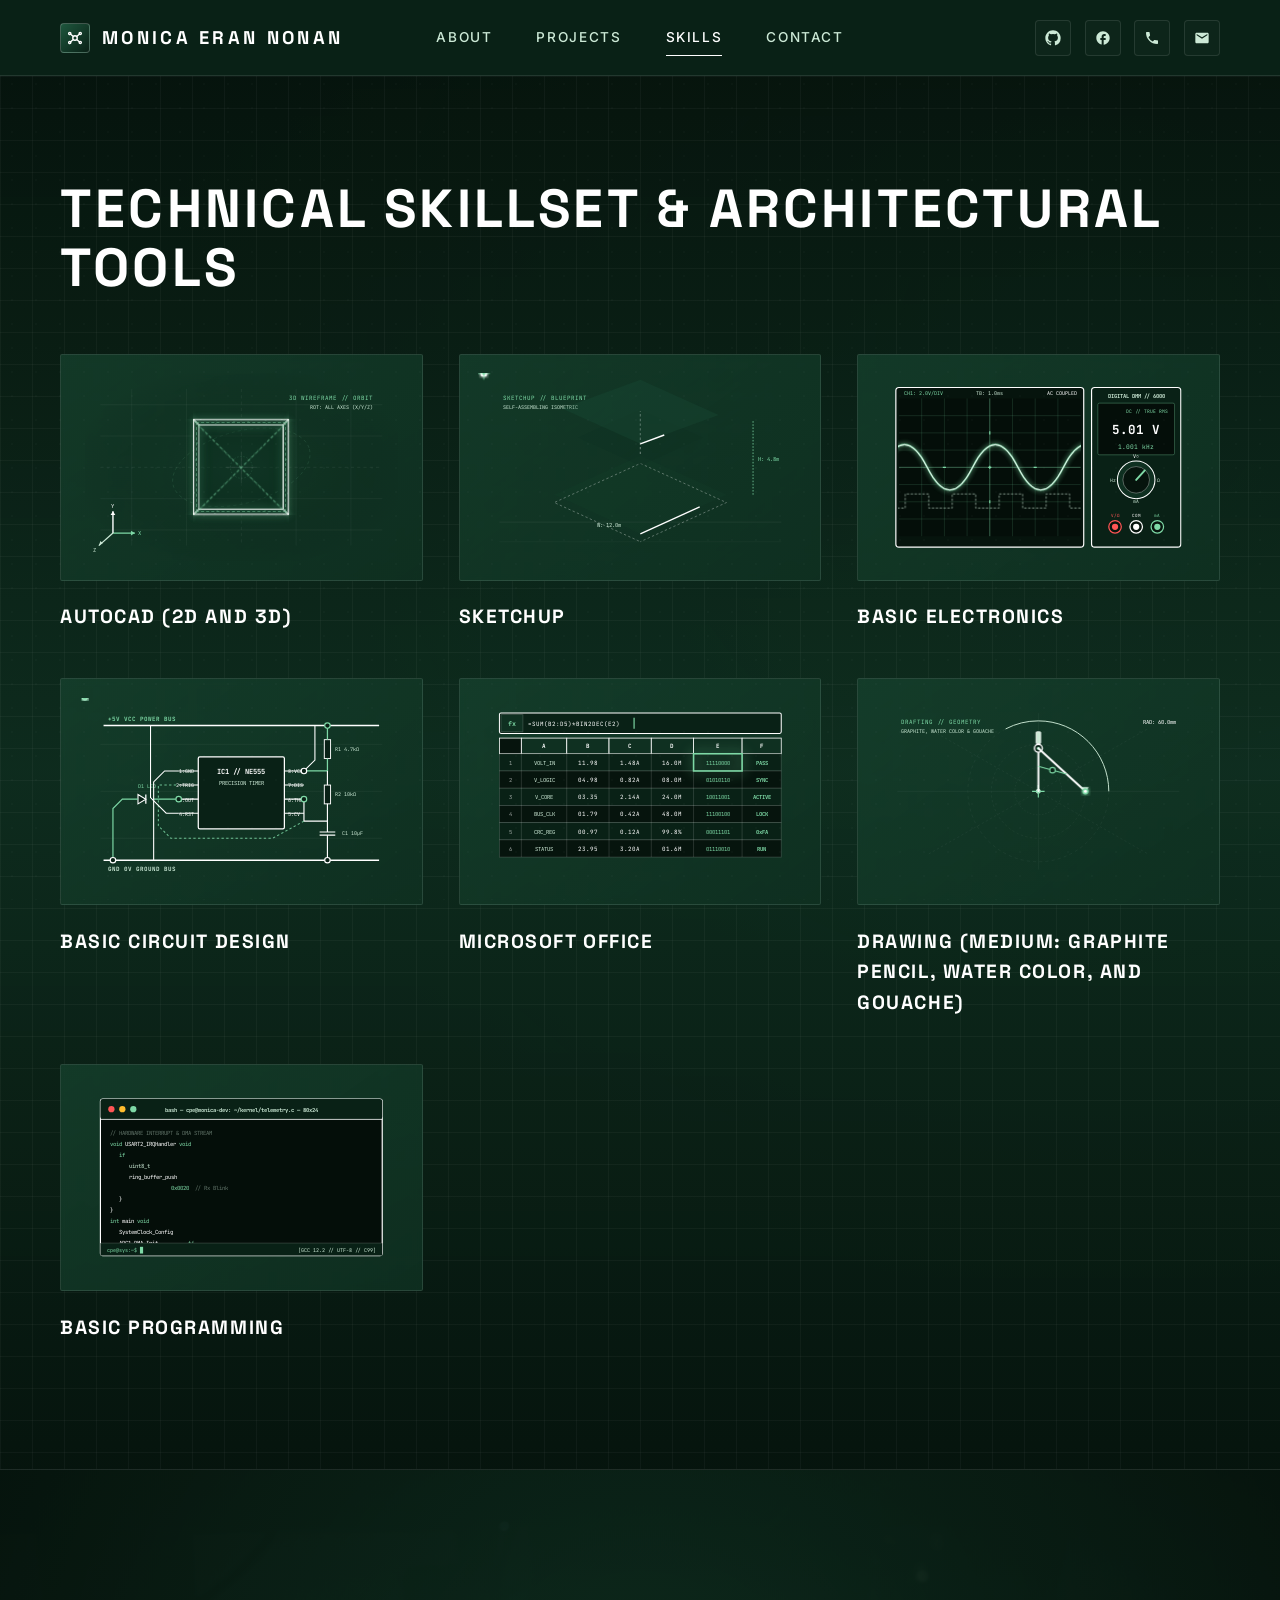
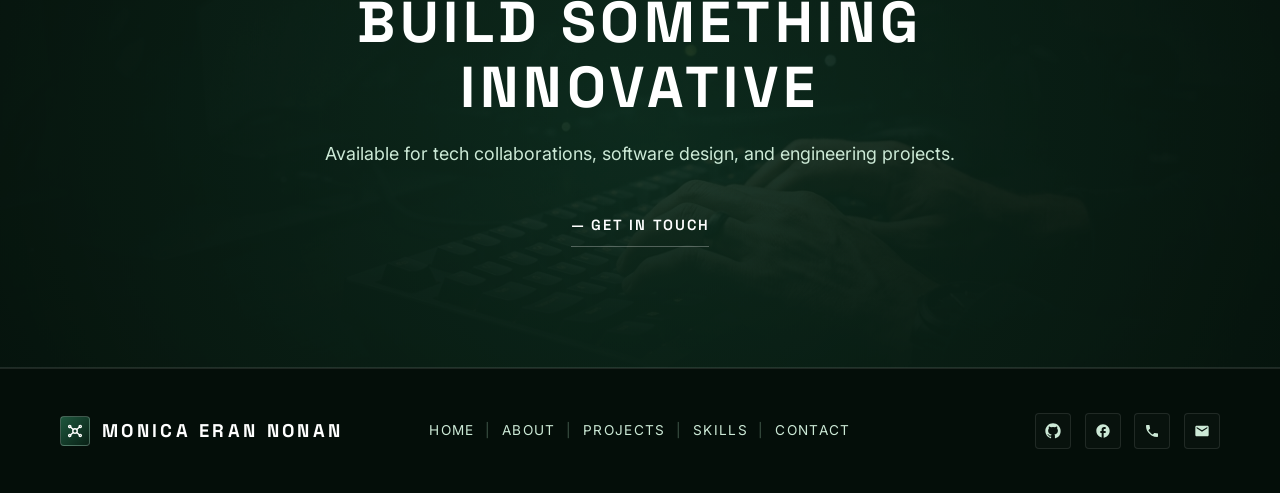
<file: skills.html>
<!DOCTYPE html>
<html lang="en">
<head>
  <meta charset="UTF-8" />
  <meta name="viewport" content="width=device-width, initial-scale=1.0" />
  <title>SKILLS | MONICA ERAN NONAN — Computer Engineering Portfolio</title>
  <meta name="description" content="Technical skillset and core engineering competencies of Monica Eran Nonan: AutoCAD 2D/3D, SketchUp, Basic Electronics, Circuit Design, Microsoft Office, Drawing, and Programming." />
  <!-- Google Fonts: Cormorant Garamond, Playfair Display, Space Grotesk, Inter, JetBrains Mono -->
  <link rel="preconnect" href="https://fonts.googleapis.com" />
  <link rel="preconnect" href="https://fonts.gstatic.com" crossorigin />
  <link href="https://fonts.googleapis.com/css2?family=Cormorant+Garamond:ital,wght@0,500;0,600;1,500;1,600&family=Inter:wght@400;500;600&family=JetBrains+Mono:wght@400;500&family=Playfair+Display:ital,wght@0,500;0,600;1,500;1,600&family=Space+Grotesk:wght@600;700&display=swap" rel="stylesheet" />
  <link rel="stylesheet" href="styles.css" />
</head>
<body id="skills-page" data-active-page="skills">
  <!-- Subtle Ambient Technical Grid Overlay -->
  <div class="ambient-grain" aria-hidden="true"></div>

  <!-- ========================================================================
       1. REUSABLE GLOBAL HEADER / NAVBAR (Loaded from components/header.html)
       ======================================================================== -->
  <div id="header-placeholder" data-component="components/header.html"></div>

  <main>
    <!-- ======================================================================
         2. DEDICATED SKILLS SECTION
         Animated 3-Column Technical Diagram Grid matching the Projects layout.
         Each card contains ONLY a bold title and a looping technical diagram.
         ====================================================================== -->
    <section class="skills-section" id="skills" aria-labelledby="skillsSectionHeading">
      <div class="container">
        <!-- Section Header matching Projects layout -->
        <div class="skills-header section-header">
          <h1 class="skills-heading section-title" id="skillsSectionHeading">TECHNICAL SKILLSET &amp; ARCHITECTURAL TOOLS</h1>
        </div>

        <!-- 3-Column Technical Diagram Showcase Grid -->
        <div class="projects-grid" role="list">

          <!-- Card 1: AutoCAD (2D and 3D) -->
          <article class="project-card" role="listitem">
            <div class="project-thumbnail">
              <svg class="project-diagram-svg" viewBox="0 0 400 240" fill="none" xmlns="http://www.w3.org/2000/svg" aria-hidden="true">
                <defs>
                  <radialGradient id="cadBgGlow" cx="50%" cy="50%" r="55%">
                    <stop offset="0%" stop-color="#16422e" stop-opacity="0.45"/>
                    <stop offset="100%" stop-color="#06140d" stop-opacity="0"/>
                  </radialGradient>
                </defs>
                <rect width="400" height="240" fill="url(#cadBgGlow)"/>
                <!-- Subtle Blueprint Coordinate Grid -->
                <line x1="20" y1="40" x2="380" y2="40" stroke="rgba(255,255,255,0.06)" stroke-width="1"/>
                <line x1="20" y1="80" x2="380" y2="80" stroke="rgba(255,255,255,0.06)" stroke-width="1"/>
                <line x1="20" y1="120" x2="380" y2="120" stroke="rgba(255,255,255,0.08)" stroke-width="1" stroke-dasharray="4 4"/>
                <line x1="20" y1="160" x2="380" y2="160" stroke="rgba(255,255,255,0.06)" stroke-width="1"/>
                <line x1="20" y1="200" x2="380" y2="200" stroke="rgba(255,255,255,0.06)" stroke-width="1"/>
                <line x1="60" y1="20" x2="60" y2="220" stroke="rgba(255,255,255,0.06)" stroke-width="1"/>
                <line x1="130" y1="20" x2="130" y2="220" stroke="rgba(255,255,255,0.06)" stroke-width="1"/>
                <line x1="200" y1="20" x2="200" y2="220" stroke="rgba(255,255,255,0.08)" stroke-width="1" stroke-dasharray="4 4"/>
                <line x1="270" y1="20" x2="270" y2="220" stroke="rgba(255,255,255,0.06)" stroke-width="1"/>
                <line x1="340" y1="20" x2="340" y2="220" stroke="rgba(255,255,255,0.06)" stroke-width="1"/>
                <!-- Orthographic Tripod HUD -->
                <g transform="translate(36, 204)">
                  <line x1="0" y1="0" x2="28" y2="0" stroke="#7ed9a6" stroke-width="1.8"/>
                  <polygon points="28,0 23,-3 23,3" fill="#7ed9a6"/>
                  <line x1="0" y1="0" x2="0" y2="-28" stroke="#ffffff" stroke-width="1.8"/>
                  <polygon points="0,-28 -3,-23 3,-23" fill="#ffffff"/>
                  <line x1="0" y1="0" x2="-18" y2="16" stroke="#cce9d6" stroke-width="1.6"/>
                  <polygon points="-18,16 -13,13 -16,10" fill="#cce9d6"/>
                  <text x="32" y="3" fill="#7ed9a6" font-family="JetBrains Mono, monospace" font-size="7">X</text>
                  <text x="-3" y="-32" fill="#ffffff" font-family="JetBrains Mono, monospace" font-size="7">Y</text>
                  <text x="-26" y="24" fill="#cce9d6" font-family="JetBrains Mono, monospace" font-size="7">Z</text>
                </g>
                <!-- AutoCAD Coordinate Readout -->
                <text x="368" y="34" fill="#7ed9a6" font-family="JetBrains Mono, monospace" font-size="7.5" text-anchor="end">3D WIREFRAME // ORBIT</text>
                <text x="368" y="46" fill="#cce9d6" font-family="JetBrains Mono, monospace" font-size="6.5" text-anchor="end">ROT: ALL AXES (X/Y/Z)</text>
                <!-- Center Crosshairs & Orbit Guides -->
                <circle cx="200" cy="120" r="14" stroke="rgba(126,217,166,0.25)" stroke-width="1" stroke-dasharray="2 2"/>
                <line x1="180" y1="120" x2="220" y2="120" stroke="rgba(255,255,255,0.18)" stroke-width="1"/>
                <line x1="200" y1="100" x2="200" y2="140" stroke="rgba(255,255,255,0.18)" stroke-width="1"/>
                <ellipse cx="200" cy="120" rx="90" ry="46" stroke="rgba(126,217,166,0.15)" stroke-width="1" stroke-dasharray="4 4" transform="rotate(-15 200 120)"/>
              </svg>
              <!-- 3D Rotating Wireframe Cube -->
              <div class="cad-3d-scene" aria-hidden="true">
                <div class="cad-3d-rotator">
                  <div class="cad-wireframe-cube">
                    <div class="cad-face cad-face-front"></div>
                    <div class="cad-face cad-face-back"></div>
                    <div class="cad-face cad-face-right"></div>
                    <div class="cad-face cad-face-left"></div>
                    <div class="cad-face cad-face-top"></div>
                    <div class="cad-face cad-face-bottom"></div>
                    <div class="cad-face-inner cad-inner-xy"></div>
                    <div class="cad-face-inner cad-inner-xz"></div>
                    <div class="cad-face-inner cad-inner-yz"></div>
                  </div>
                </div>
              </div>
            </div>
            <h2 class="project-title">AutoCAD (2D and 3D)</h2>
          </article>

          <!-- Card 2: SketchUp -->
          <article class="project-card" role="listitem">
            <div class="project-thumbnail">
              <svg class="project-diagram-svg" viewBox="0 0 400 240" fill="none" xmlns="http://www.w3.org/2000/svg" aria-hidden="true">
                <defs>
                  <filter id="glowGreenSketch" x="-20%" y="-20%" width="140%" height="140%">
                    <feGaussianBlur stdDeviation="3" result="blur" />
                    <feComposite in="SourceGraphic" in2="blur" operator="over" />
                  </filter>
                </defs>
                <!-- Isometric Blueprint Grid -->
                <line x1="20" y1="190" x2="380" y2="190" stroke="rgba(255,255,255,0.07)" stroke-width="1"/>
                <line x1="20" y1="215" x2="380" y2="215" stroke="rgba(255,255,255,0.04)" stroke-width="1"/>
                <text x="24" y="34" fill="#7ed9a6" font-family="JetBrains Mono, monospace" font-size="7.5">SKETCHUP // BLUEPRINT</text>
                <text x="24" y="46" fill="#cce9d6" font-family="JetBrains Mono, monospace" font-size="6.5">SELF-ASSEMBLING ISOMETRIC</text>
                
                <!-- PHASE 1: Ground Foundation Slab & Datum Lines -->
                <g class="sketchup-line sketchup-p1">
                  <polygon points="200,205 90,155 200,105 310,155" stroke="#ffffff" stroke-width="1.6" fill="rgba(22,66,46,0.18)"/>
                  <polygon points="200,215 90,165 200,115 310,165" stroke="rgba(255,255,255,0.4)" stroke-width="1" stroke-dasharray="3 3"/>
                  <line x1="90" y1="155" x2="90" y2="165" stroke="#ffffff" stroke-width="1.4"/>
                  <line x1="200" y1="205" x2="200" y2="215" stroke="#ffffff" stroke-width="1.4"/>
                  <line x1="310" y1="155" x2="310" y2="165" stroke="#ffffff" stroke-width="1.4"/>
                </g>

                <!-- PHASE 2: Vertical Structural Columns -->
                <g class="sketchup-line sketchup-p2">
                  <line x1="120" y1="141" x2="120" y2="82" stroke="#ffffff" stroke-width="2"/>
                  <line x1="125" y1="143" x2="125" y2="84" stroke="rgba(126,217,166,0.8)" stroke-width="1"/>
                  <line x1="200" y1="178" x2="200" y2="118" stroke="#ffffff" stroke-width="2.2"/>
                  <line x1="205" y1="180" x2="205" y2="120" stroke="rgba(126,217,166,0.8)" stroke-width="1"/>
                  <line x1="280" y1="141" x2="280" y2="82" stroke="#ffffff" stroke-width="2"/>
                  <line x1="275" y1="143" x2="275" y2="84" stroke="rgba(126,217,166,0.8)" stroke-width="1"/>
                  <line x1="200" y1="105" x2="200" y2="48" stroke="rgba(255,255,255,0.5)" stroke-width="1.5" stroke-dasharray="3 3"/>
                </g>

                <!-- PHASE 3: Intermediate Floor Slab & Perimeter Beams -->
                <g class="sketchup-line sketchup-p3">
                  <polygon points="200,118 120,82 200,46 280,82" stroke="#7ed9a6" stroke-width="1.8" fill="rgba(15,48,33,0.3)"/>
                  <line x1="120" y1="82" x2="200" y2="118" stroke="#ffffff" stroke-width="1.8"/>
                  <line x1="200" y1="118" x2="280" y2="82" stroke="#ffffff" stroke-width="1.8"/>
                </g>

                <!-- PHASE 4: Cantilevered Roof Truss & Overhang Canopy -->
                <g class="sketchup-line sketchup-p4">
                  <polygon points="200,90 100,45 200,08 300,53" stroke="#ffffff" stroke-width="1.8" fill="rgba(30,86,61,0.25)"/>
                  <line x1="100" y1="45" x2="100" y2="52" stroke="#ffffff" stroke-width="1.5"/>
                  <line x1="200" y1="90" x2="200" y2="97" stroke="#ffffff" stroke-width="1.5"/>
                  <line x1="300" y1="53" x2="300" y2="60" stroke="#ffffff" stroke-width="1.5"/>
                  <line x1="100" y1="52" x2="200" y2="97" stroke="#7ed9a6" stroke-width="1.4"/>
                  <line x1="200" y1="97" x2="300" y2="60" stroke="#7ed9a6" stroke-width="1.4"/>
                  <line x1="150" y1="67" x2="150" y2="28" stroke="rgba(126,217,166,0.6)" stroke-width="1"/>
                  <line x1="250" y1="71" x2="250" y2="32" stroke="rgba(126,217,166,0.6)" stroke-width="1"/>
                </g>

                <!-- PHASE 5: Glazing Mullions, Dimensions & Annotations -->
                <g class="sketchup-line sketchup-p5">
                  <line x1="145" y1="130" x2="145" y2="93" stroke="rgba(126,217,166,0.7)" stroke-width="1.2"/>
                  <line x1="170" y1="141" x2="170" y2="105" stroke="rgba(126,217,166,0.7)" stroke-width="1.2"/>
                  <line x1="230" y1="165" x2="230" y2="105" stroke="rgba(126,217,166,0.7)" stroke-width="1.2"/>
                  <line x1="255" y1="153" x2="255" y2="93" stroke="rgba(126,217,166,0.7)" stroke-width="1.2"/>
                  <line x1="324" y1="155" x2="350" y2="155" stroke="rgba(255,255,255,0.4)" stroke-width="1"/>
                  <line x1="324" y1="60" x2="350" y2="60" stroke="rgba(255,255,255,0.4)" stroke-width="1"/>
                  <line x1="344" y1="155" x2="344" y2="60" stroke="#7ed9a6" stroke-width="1" stroke-dasharray="2 2"/>
                  <text x="350" y="112" fill="#7ed9a6" font-family="JetBrains Mono, monospace" font-size="7">H: 4.8m</text>
                  <text x="145" y="196" fill="#cce9d6" font-family="JetBrains Mono, monospace" font-size="7">W: 12.0m</text>
                </g>

                <!-- Animated Drafting Stylus & Glowing Point -->
                <g class="sketchup-tracer-cursor">
                  <circle cx="0" cy="0" r="4.5" fill="#ffffff" filter="url(#glowGreenSketch)"/>
                  <circle cx="0" cy="0" r="2" fill="#7ed9a6"/>
                  <line x1="-8" y1="0" x2="8" y2="0" stroke="#7ed9a6" stroke-width="1"/>
                  <line x1="0" y1="-8" x2="0" y2="8" stroke="#7ed9a6" stroke-width="1"/>
                </g>
              </svg>
            </div>
            <h2 class="project-title">SketchUp</h2>
          </article>

          <!-- Card 3: Basic Electronics -->
          <article class="project-card" role="listitem">
            <div class="project-thumbnail">
              <svg class="project-diagram-svg" viewBox="0 0 400 240" fill="none" xmlns="http://www.w3.org/2000/svg" aria-hidden="true">
                <defs>
                  <clipPath id="oscScreenClip">
                    <rect x="22" y="32" width="232" height="176" rx="2" />
                  </clipPath>
                  <filter id="glowGreenScope" x="-20%" y="-20%" width="140%" height="140%">
                    <feGaussianBlur stdDeviation="3.5" result="blur" />
                    <feComposite in="SourceGraphic" in2="blur" operator="over" />
                  </filter>
                </defs>

                <!-- OSCILLOSCOPE BEZEL (Left) -->
                <rect x="18" y="18" width="240" height="204" rx="4" fill="#06140d" stroke="#ffffff" stroke-width="1.5"/>
                <!-- CRT Display Bezel Screen -->
                <rect x="22" y="32" width="232" height="176" rx="2" fill="#040e09"/>
                
                <!-- Oscilloscope 8x8 Division Grid -->
                <g stroke="rgba(126,217,166,0.18)" stroke-width="1">
                  <line x1="22" y1="54" x2="254" y2="54"/>
                  <line x1="22" y1="76" x2="254" y2="76"/>
                  <line x1="22" y1="98" x2="254" y2="98"/>
                  <line x1="22" y1="120" x2="254" y2="120" stroke="rgba(126,217,166,0.45)" stroke-width="1.2"/>
                  <line x1="22" y1="142" x2="254" y2="142"/>
                  <line x1="22" y1="164" x2="254" y2="164"/>
                  <line x1="22" y1="186" x2="254" y2="186"/>
                  <line x1="51" y1="32" x2="51" y2="208"/>
                  <line x1="80" y1="32" x2="80" y2="208"/>
                  <line x1="109" y1="32" x2="109" y2="208"/>
                  <line x1="138" y1="32" x2="138" y2="208" stroke="rgba(126,217,166,0.45)" stroke-width="1.2"/>
                  <line x1="167" y1="32" x2="167" y2="208"/>
                  <line x1="196" y1="32" x2="196" y2="208"/>
                  <line x1="225" y1="32" x2="225" y2="208"/>
                </g>

                <!-- Center Crosshair Tick Marks -->
                <path d="M136 120 H140 M138 118 V122 M78 120 H82 M194 120 H198 M138 74 V78 M138 162 V166" stroke="#7ed9a6" stroke-width="1.4"/>

                <!-- Header Scope Telemetry -->
                <text x="28" y="27" fill="#7ed9a6" font-family="JetBrains Mono, monospace" font-size="6.5">CH1: 2.0V/DIV</text>
                <text x="138" y="27" fill="#cce9d6" font-family="JetBrains Mono, monospace" font-size="6.5" text-anchor="middle">TB: 1.0ms</text>
                <text x="250" y="27" fill="#ffffff" font-family="JetBrains Mono, monospace" font-size="6.5" text-anchor="end">AC COUPLED</text>

                <!-- Fluctuating Live Waveforms Area -->
                <g clip-path="url(#oscScreenClip)">
                  <!-- Live Animated Analog Sine Waveform (CH1) -->
                  <g class="osc-sine-stream">
                    <path d="M0,120 Q29,62 58,120 T116,120 T174,120 T232,120 T290,120 T348,120 T406,120 T464,120 T522,120 T580,120 T638,120 T696,120" stroke="#7ed9a6" stroke-width="2" fill="none" filter="url(#glowGreenScope)"/>
                    <path d="M0,120 Q29,62 58,120 T116,120 T174,120 T232,120 T290,120 T348,120 T406,120 T464,120 T522,120 T580,120 T638,120 T696,120" stroke="#ffffff" stroke-width="1.2" fill="none"/>
                  </g>
                  <!-- Secondary Synchronized Trigger Square Wave (CH2) -->
                  <g class="osc-square-stream">
                    <path d="M0,172 H30 V154 H60 V172 H90 V154 H120 V172 H150 V154 H180 V172 H210 V154 H240 V172 H270 V154 H300 V172 H330 V154 H360 V172 H390 V154 H420 V172 H450 V154 H480 V172 H510 V154 H540 V172" stroke="rgba(204,233,214,0.65)" stroke-width="1.2" stroke-dasharray="3 2" fill="none"/>
                  </g>
                  <!-- Phosphor Sweep Beam Line -->
                  <line class="osc-phosphor-beam" x1="0" y1="32" x2="0" y2="208" stroke="rgba(126,217,166,0.6)" stroke-width="1.8"/>
                </g>

                <!-- DIGITAL MULTIMETER (Right Panel) -->
                <rect x="268" y="18" width="114" height="204" rx="4" fill="#092116" stroke="#ffffff" stroke-width="1.5"/>
                <text x="325" y="32" fill="#cce9d6" font-family="JetBrains Mono, monospace" font-size="7" font-weight="bold" text-anchor="middle">DIGITAL DMM // 6000</text>
                
                <!-- DMM LCD Screen -->
                <rect x="276" y="38" width="98" height="66" rx="2" fill="#040e09" stroke="rgba(126,217,166,0.4)" stroke-width="1"/>
                <text x="366" y="50" fill="#7ed9a6" font-family="JetBrains Mono, monospace" font-size="6" text-anchor="end">DC // TRUE RMS</text>
                <text class="js-dmm-volt" x="325" y="78" fill="#ffffff" font-family="JetBrains Mono, monospace" font-size="16" font-weight="bold" text-anchor="middle">5.02 V</text>
                <text class="js-dmm-freq" x="325" y="96" fill="#7ed9a6" font-family="JetBrains Mono, monospace" font-size="8" text-anchor="middle">1.002 kHz</text>

                <!-- DMM Rotary Range Dial Area -->
                <circle cx="325" cy="136" r="24" fill="#0f3021" stroke="#ffffff" stroke-width="1.3"/>
                <circle cx="325" cy="136" r="17" fill="#06140d" stroke="rgba(255,255,255,0.4)" stroke-width="1"/>
                <line x1="325" y1="136" x2="336" y2="124" stroke="#7ed9a6" stroke-width="2.5" stroke-linecap="round"/>
                <text x="325" y="108" fill="#ffffff" font-family="JetBrains Mono, monospace" font-size="6.5" text-anchor="middle">V&#9103;</text>
                <text x="354" y="139" fill="#cce9d6" font-family="JetBrains Mono, monospace" font-size="6" text-anchor="middle">&Omega;</text>
                <text x="325" y="166" fill="#cce9d6" font-family="JetBrains Mono, monospace" font-size="6" text-anchor="middle">mA</text>
                <text x="296" y="139" fill="#cce9d6" font-family="JetBrains Mono, monospace" font-size="6" text-anchor="middle">Hz</text>

                <!-- 4mm Input Terminals -->
                <circle cx="298" cy="196" r="8" fill="#06140d" stroke="#ff5555" stroke-width="1.6"/>
                <circle cx="298" cy="196" r="4" fill="#ff5555"/>
                <text x="298" y="184" fill="#ff5555" font-family="JetBrains Mono, monospace" font-size="5.5" text-anchor="middle">V/&Omega;</text>
                <circle cx="325" cy="196" r="8" fill="#06140d" stroke="#ffffff" stroke-width="1.6"/>
                <circle cx="325" cy="196" r="4" fill="#ffffff"/>
                <text x="325" y="184" fill="#ffffff" font-family="JetBrains Mono, monospace" font-size="5.5" text-anchor="middle">COM</text>
                <circle cx="352" cy="196" r="8" fill="#06140d" stroke="#7ed9a6" stroke-width="1.6"/>
                <circle cx="352" cy="196" r="4" fill="#7ed9a6"/>
                <text x="352" y="184" fill="#7ed9a6" font-family="JetBrains Mono, monospace" font-size="5.5" text-anchor="middle">mA</text>
              </svg>
            </div>
            <h2 class="project-title">Basic Electronics</h2>
          </article>

          <!-- Card 4: Basic Circuit Design -->
          <article class="project-card" role="listitem">
            <div class="project-thumbnail">
              <svg class="project-diagram-svg" viewBox="0 0 400 240" fill="none" xmlns="http://www.w3.org/2000/svg" aria-hidden="true">
                <defs>
                  <filter id="glowGreenCircuit" x="-20%" y="-20%" width="140%" height="140%">
                    <feGaussianBlur stdDeviation="3" result="blur" />
                    <feComposite in="SourceGraphic" in2="blur" operator="over" />
                  </filter>
                </defs>

                <!-- PCB Blueprint Background Grid -->
                <line x1="20" y1="60" x2="380" y2="60" stroke="rgba(255,255,255,0.05)" stroke-width="1"/>
                <line x1="20" y1="120" x2="380" y2="120" stroke="rgba(255,255,255,0.05)" stroke-width="1"/>
                <line x1="20" y1="180" x2="380" y2="180" stroke="rgba(255,255,255,0.05)" stroke-width="1"/>
                
                <!-- TOP POWER RAIL (+5V VCC) -->
                <line x1="24" y1="36" x2="376" y2="36" stroke="#ffffff" stroke-width="2"/>
                <text x="30" y="30" fill="#7ed9a6" font-family="JetBrains Mono, monospace" font-size="7.5" font-weight="bold">+5V VCC POWER BUS</text>

                <!-- BOTTOM GROUND RAIL (GND) -->
                <line x1="24" y1="208" x2="376" y2="208" stroke="#ffffff" stroke-width="2"/>
                <text x="30" y="222" fill="#cce9d6" font-family="JetBrains Mono, monospace" font-size="7.5" font-weight="bold">GND 0V GROUND BUS</text>

                <!-- CENTER IC BLOCK (NE555 Timer / Oscillator) -->
                <rect class="dash-pulse-node" x="145" y="76" width="110" height="92" rx="2" fill="#092116" stroke="#ffffff" stroke-width="1.6"/>
                <text x="200" y="98" fill="#ffffff" font-family="JetBrains Mono, monospace" font-size="9" font-weight="bold" text-anchor="middle">IC1 // NE555</text>
                <text x="200" y="112" fill="#cce9d6" font-family="JetBrains Mono, monospace" font-size="7" text-anchor="middle">PRECISION TIMER</text>
                
                <!-- IC Pins -->
                <line x1="120" y1="94" x2="145" y2="94" stroke="#ffffff" stroke-width="1.4"/>
                <text x="140" y="97" fill="#ffffff" font-family="JetBrains Mono, monospace" font-size="6.5" text-anchor="end">1:GND</text>
                
                <line x1="120" y1="112" x2="145" y2="112" stroke="#ffffff" stroke-width="1.4"/>
                <text x="140" y="115" fill="#ffffff" font-family="JetBrains Mono, monospace" font-size="6.5" text-anchor="end">2:TRIG</text>
                
                <line x1="120" y1="130" x2="145" y2="130" stroke="#ffffff" stroke-width="1.4"/>
                <text x="140" y="133" fill="#ffffff" font-family="JetBrains Mono, monospace" font-size="6.5" text-anchor="end">3:OUT</text>
                
                <line x1="120" y1="148" x2="145" y2="148" stroke="#ffffff" stroke-width="1.4"/>
                <text x="140" y="151" fill="#ffffff" font-family="JetBrains Mono, monospace" font-size="6.5" text-anchor="end">4:RST</text>

                <line x1="255" y1="94" x2="280" y2="94" stroke="#ffffff" stroke-width="1.4"/>
                <text x="260" y="97" fill="#ffffff" font-family="JetBrains Mono, monospace" font-size="6.5">8:VCC</text>
                
                <line x1="255" y1="112" x2="280" y2="112" stroke="#ffffff" stroke-width="1.4"/>
                <text x="260" y="115" fill="#ffffff" font-family="JetBrains Mono, monospace" font-size="6.5">7:DIS</text>
                
                <line x1="255" y1="130" x2="280" y2="130" stroke="#ffffff" stroke-width="1.4"/>
                <text x="260" y="133" fill="#ffffff" font-family="JetBrains Mono, monospace" font-size="6.5">6:THR</text>
                
                <line x1="255" y1="148" x2="280" y2="148" stroke="#ffffff" stroke-width="1.4"/>
                <text x="260" y="151" fill="#ffffff" font-family="JetBrains Mono, monospace" font-size="6.5">5:CV</text>

                <!-- Resistors & Capacitors -->
                <rect x="306" y="54" width="8" height="24" fill="#092116" stroke="#ffffff" stroke-width="1.2"/>
                <text x="320" y="68" fill="#cce9d6" font-family="JetBrains Mono, monospace" font-size="6.5">R1 4.7k&Omega;</text>
                
                <rect x="306" y="112" width="8" height="24" fill="#092116" stroke="#ffffff" stroke-width="1.2"/>
                <text x="320" y="126" fill="#cce9d6" font-family="JetBrains Mono, monospace" font-size="6.5">R2 10k&Omega;</text>

                <line x1="300" y1="172" x2="320" y2="172" stroke="#ffffff" stroke-width="1.5"/>
                <line x1="300" y1="176" x2="320" y2="176" stroke="#ffffff" stroke-width="1.5"/>
                <text x="328" y="176" fill="#cce9d6" font-family="JetBrains Mono, monospace" font-size="6.5">C1 10&mu;F</text>

                <!-- Output LED / Diode D1 -->
                <polygon points="68,124 68,136 78,130" fill="#092116" stroke="#ffffff" stroke-width="1.4"/>
                <line x1="78" y1="124" x2="78" y2="136" stroke="#ffffff" stroke-width="1.6"/>
                <text x="68" y="116" fill="#7ed9a6" font-family="JetBrains Mono, monospace" font-size="6.5">D1 LED</text>

                <!-- Routed PCB Traces -->
                <path d="M310 36 V54 M310 78 V94 H280" stroke="#7ed9a6" stroke-width="1.6" fill="none"/>
                <path d="M310 94 V112 M310 136 V158 L280 158 V130" stroke="#ffffff" stroke-width="1.5" fill="none"/>
                <path d="M280 158 L240 180 H110 L94 164 V112 H120" stroke="rgba(126,217,166,0.85)" stroke-width="1.3" stroke-dasharray="3 3" fill="none"/>
                <path d="M310 158 V172 M310 176 V208" stroke="#ffffff" stroke-width="1.5" fill="none"/>
                <path d="M120 130 H88 M68 130 H48 L36 142 V208" stroke="#7ed9a6" stroke-width="1.5" fill="none"/>
                <path d="M120 94 H102 L88 108 V208" stroke="#ffffff" stroke-width="1.4" fill="none"/>
                <path d="M280 94 L294 80 V36 M120 148 H104 L84 128 V36" stroke="#ffffff" stroke-width="1.4" fill="none"/>

                <!-- Circular Solder Via Pads -->
                <circle class="pcb-via" cx="310" cy="36" r="3.5" fill="#092116" stroke="#7ed9a6" stroke-width="1.5"/>
                <circle class="pcb-via" cx="280" cy="94" r="3.5" fill="#092116" stroke="#ffffff" stroke-width="1.5"/>
                <circle class="pcb-via" cx="280" cy="130" r="3.5" fill="#092116" stroke="#7ed9a6" stroke-width="1.5"/>
                <circle class="pcb-via" cx="310" cy="208" r="3.5" fill="#092116" stroke="#ffffff" stroke-width="1.5"/>
                <circle class="pcb-via" cx="120" cy="130" r="3.5" fill="#092116" stroke="#7ed9a6" stroke-width="1.5"/>
                <circle class="pcb-via" cx="36" cy="208" r="3.5" fill="#092116" stroke="#ffffff" stroke-width="1.5"/>

                <!-- Flowing Glowing Electrons -->
                <circle class="pcb-electron electron-path-1" r="3.2" fill="#7ed9a6" filter="url(#glowGreenCircuit)"/>
                <circle class="pcb-electron electron-path-2" r="2.8" fill="#ffffff" filter="url(#glowGreenCircuit)"/>
                <circle class="pcb-electron electron-path-3" r="3.2" fill="#7ed9a6" filter="url(#glowGreenCircuit)"/>
                <circle class="pcb-electron electron-path-4" r="2.8" fill="#ffffff" filter="url(#glowGreenCircuit)"/>
                <circle class="pcb-electron electron-path-5" r="3" fill="#7ed9a6" filter="url(#glowGreenCircuit)"/>
              </svg>
            </div>
            <h2 class="project-title">Basic Circuit Design</h2>
          </article>

          <!-- Card 5: Microsoft Office -->
          <article class="project-card" role="listitem">
            <div class="project-thumbnail">
              <svg class="project-diagram-svg" viewBox="0 0 400 240" fill="none" xmlns="http://www.w3.org/2000/svg" aria-hidden="true">
                <!-- SPREADSHEET FORMULA BAR (Top) -->
                <rect x="20" y="20" width="360" height="26" rx="2" fill="#092116" stroke="#ffffff" stroke-width="1.3"/>
                <rect x="22" y="22" width="28" height="22" fill="#0f3021" stroke="rgba(255,255,255,0.2)" stroke-width="1"/>
                <text x="36" y="36" fill="#7ed9a6" font-family="JetBrains Mono, monospace" font-size="8.5" font-weight="bold" text-anchor="middle">fx</text>
                <text x="56" y="36" fill="#ffffff" font-family="JetBrains Mono, monospace" font-size="7.5">=SUM(B2:D5)*BIN2DEC(E2)</text>
                <line class="sheet-cursor-blink" x1="192" y1="26" x2="192" y2="40" stroke="#7ed9a6" stroke-width="1.5"/>

                <!-- COLUMN HEADERS (A - F) -->
                <g fill="#0f3021" stroke="#ffffff" stroke-width="1">
                  <rect x="20" y="52" width="28" height="20" fill="#06140d"/>
                  <rect x="48" y="52" width="58" height="20"/>
                  <rect x="106" y="52" width="54" height="20"/>
                  <rect x="160" y="52" width="54" height="20"/>
                  <rect x="214" y="52" width="54" height="20"/>
                  <rect x="268" y="52" width="62" height="20"/>
                  <rect x="330" y="52" width="50" height="20"/>
                </g>
                <g fill="#ffffff" font-family="JetBrains Mono, monospace" font-size="7.5" font-weight="bold" text-anchor="middle">
                  <text x="77" y="65">A</text>
                  <text x="133" y="65">B</text>
                  <text x="187" y="65">C</text>
                  <text x="241" y="65">D</text>
                  <text x="299" y="65">E</text>
                  <text x="355" y="65">F</text>
                </g>

                <!-- ROW 1 (y = 72) -->
                <g class="sheet-row sheet-row-1">
                  <rect class="sheet-cell-row" x="20" y="72" width="360" height="22" fill="#092116" stroke="rgba(255,255,255,0.18)" stroke-width="1"/>
                  <text x="34" y="86" fill="rgba(255,255,255,0.6)" font-family="JetBrains Mono, monospace" font-size="7" text-anchor="middle">1</text>
                  <text x="77" y="86" fill="#cce9d6" font-family="JetBrains Mono, monospace" font-size="7" text-anchor="middle">VOLT_IN</text>
                  <text class="js-cell-num1" x="133" y="86" fill="#ffffff" font-family="JetBrains Mono, monospace" font-size="7.5" text-anchor="middle">12.04</text>
                  <text class="js-cell-num2" x="187" y="86" fill="#ffffff" font-family="JetBrains Mono, monospace" font-size="7.5" text-anchor="middle">1.48A</text>
                  <text class="js-cell-num3" x="241" y="86" fill="#ffffff" font-family="JetBrains Mono, monospace" font-size="7.5" text-anchor="middle">16.0M</text>
                  <text class="js-cell-bin1" x="299" y="86" fill="#7ed9a6" font-family="JetBrains Mono, monospace" font-size="7" text-anchor="middle">01101001</text>
                  <text x="355" y="86" fill="#7ed9a6" font-family="JetBrains Mono, monospace" font-size="7" font-weight="bold" text-anchor="middle">PASS</text>
                </g>

                <!-- ROW 2 (y = 94) -->
                <g class="sheet-row sheet-row-2">
                  <rect class="sheet-cell-row" x="20" y="94" width="360" height="22" fill="#06140d" stroke="rgba(255,255,255,0.18)" stroke-width="1"/>
                  <text x="34" y="108" fill="rgba(255,255,255,0.6)" font-family="JetBrains Mono, monospace" font-size="7" text-anchor="middle">2</text>
                  <text x="77" y="108" fill="#cce9d6" font-family="JetBrains Mono, monospace" font-size="7" text-anchor="middle">V_LOGIC</text>
                  <text class="js-cell-num4" x="133" y="108" fill="#ffffff" font-family="JetBrains Mono, monospace" font-size="7.5" text-anchor="middle">05.01</text>
                  <text class="js-cell-num5" x="187" y="108" fill="#ffffff" font-family="JetBrains Mono, monospace" font-size="7.5" text-anchor="middle">0.82A</text>
                  <text class="js-cell-num6" x="241" y="108" fill="#ffffff" font-family="JetBrains Mono, monospace" font-size="7.5" text-anchor="middle">08.0M</text>
                  <text class="js-cell-bin2" x="299" y="108" fill="#7ed9a6" font-family="JetBrains Mono, monospace" font-size="7" text-anchor="middle">11000011</text>
                  <text x="355" y="108" fill="#7ed9a6" font-family="JetBrains Mono, monospace" font-size="7" font-weight="bold" text-anchor="middle">SYNC</text>
                </g>

                <!-- ROW 3 (y = 116) -->
                <g class="sheet-row sheet-row-3">
                  <rect class="sheet-cell-row" x="20" y="116" width="360" height="22" fill="#092116" stroke="rgba(255,255,255,0.18)" stroke-width="1"/>
                  <text x="34" y="130" fill="rgba(255,255,255,0.6)" font-family="JetBrains Mono, monospace" font-size="7" text-anchor="middle">3</text>
                  <text x="77" y="130" fill="#cce9d6" font-family="JetBrains Mono, monospace" font-size="7" text-anchor="middle">V_CORE</text>
                  <text class="js-cell-num7" x="133" y="130" fill="#ffffff" font-family="JetBrains Mono, monospace" font-size="7.5" text-anchor="middle">03.32</text>
                  <text class="js-cell-num8" x="187" y="130" fill="#ffffff" font-family="JetBrains Mono, monospace" font-size="7.5" text-anchor="middle">2.14A</text>
                  <text class="js-cell-num9" x="241" y="130" fill="#ffffff" font-family="JetBrains Mono, monospace" font-size="7.5" text-anchor="middle">24.0M</text>
                  <text class="js-cell-bin3" x="299" y="130" fill="#7ed9a6" font-family="JetBrains Mono, monospace" font-size="7" text-anchor="middle">00110110</text>
                  <text x="355" y="130" fill="#7ed9a6" font-family="JetBrains Mono, monospace" font-size="7" font-weight="bold" text-anchor="middle">ACTIVE</text>
                </g>

                <!-- ROW 4 (y = 138) -->
                <g class="sheet-row sheet-row-4">
                  <rect class="sheet-cell-row" x="20" y="138" width="360" height="22" fill="#06140d" stroke="rgba(255,255,255,0.18)" stroke-width="1"/>
                  <text x="34" y="152" fill="rgba(255,255,255,0.6)" font-family="JetBrains Mono, monospace" font-size="7" text-anchor="middle">4</text>
                  <text x="77" y="152" fill="#cce9d6" font-family="JetBrains Mono, monospace" font-size="7" text-anchor="middle">BUS_CLK</text>
                  <text class="js-cell-num10" x="133" y="152" fill="#ffffff" font-family="JetBrains Mono, monospace" font-size="7.5" text-anchor="middle">01.80</text>
                  <text class="js-cell-num11" x="187" y="152" fill="#ffffff" font-family="JetBrains Mono, monospace" font-size="7.5" text-anchor="middle">0.42A</text>
                  <text class="js-cell-num12" x="241" y="152" fill="#ffffff" font-family="JetBrains Mono, monospace" font-size="7.5" text-anchor="middle">48.0M</text>
                  <text class="js-cell-bin4" x="299" y="152" fill="#7ed9a6" font-family="JetBrains Mono, monospace" font-size="7" text-anchor="middle">10101100</text>
                  <text x="355" y="152" fill="#7ed9a6" font-family="JetBrains Mono, monospace" font-size="7" font-weight="bold" text-anchor="middle">LOCK</text>
                </g>

                <!-- ROW 5 (y = 160) -->
                <g class="sheet-row sheet-row-5">
                  <rect class="sheet-cell-row" x="20" y="160" width="360" height="22" fill="#092116" stroke="rgba(255,255,255,0.18)" stroke-width="1"/>
                  <text x="34" y="174" fill="rgba(255,255,255,0.6)" font-family="JetBrains Mono, monospace" font-size="7" text-anchor="middle">5</text>
                  <text x="77" y="174" fill="#cce9d6" font-family="JetBrains Mono, monospace" font-size="7" text-anchor="middle">CRC_REG</text>
                  <text class="js-cell-num13" x="133" y="174" fill="#ffffff" font-family="JetBrains Mono, monospace" font-size="7.5" text-anchor="middle">00.99</text>
                  <text class="js-cell-num14" x="187" y="174" fill="#ffffff" font-family="JetBrains Mono, monospace" font-size="7.5" text-anchor="middle">0.12A</text>
                  <text class="js-cell-num15" x="241" y="174" fill="#ffffff" font-family="JetBrains Mono, monospace" font-size="7.5" text-anchor="middle">99.8%</text>
                  <text class="js-cell-bin5" x="299" y="174" fill="#7ed9a6" font-family="JetBrains Mono, monospace" font-size="7" text-anchor="middle">11110000</text>
                  <text x="355" y="174" fill="#7ed9a6" font-family="JetBrains Mono, monospace" font-size="7" font-weight="bold" text-anchor="middle">0xFA</text>
                </g>

                <!-- ROW 6 (y = 182) -->
                <g class="sheet-row sheet-row-6">
                  <rect class="sheet-cell-row" x="20" y="182" width="360" height="22" fill="#06140d" stroke="rgba(255,255,255,0.18)" stroke-width="1"/>
                  <text x="34" y="196" fill="rgba(255,255,255,0.6)" font-family="JetBrains Mono, monospace" font-size="7" text-anchor="middle">6</text>
                  <text x="77" y="196" fill="#cce9d6" font-family="JetBrains Mono, monospace" font-size="7" text-anchor="middle">STATUS</text>
                  <text class="js-cell-num16" x="133" y="196" fill="#ffffff" font-family="JetBrains Mono, monospace" font-size="7.5" text-anchor="middle">24.00</text>
                  <text class="js-cell-num17" x="187" y="196" fill="#ffffff" font-family="JetBrains Mono, monospace" font-size="7.5" text-anchor="middle">3.20A</text>
                  <text class="js-cell-num18" x="241" y="196" fill="#ffffff" font-family="JetBrains Mono, monospace" font-size="7.5" text-anchor="middle">01.6M</text>
                  <text class="js-cell-bin6" x="299" y="196" fill="#7ed9a6" font-family="JetBrains Mono, monospace" font-size="7" text-anchor="middle">01010110</text>
                  <text x="355" y="196" fill="#7ed9a6" font-family="JetBrains Mono, monospace" font-size="7" font-weight="bold" text-anchor="middle">RUN</text>
                </g>

                <!-- Vertical Column Grid Lines -->
                <g stroke="rgba(255,255,255,0.18)" stroke-width="1">
                  <line x1="48" y1="52" x2="48" y2="204"/>
                  <line x1="106" y1="52" x2="106" y2="204"/>
                  <line x1="160" y1="52" x2="160" y2="204"/>
                  <line x1="214" y1="52" x2="214" y2="204"/>
                  <line x1="268" y1="52" x2="268" y2="204"/>
                  <line x1="330" y1="52" x2="330" y2="204"/>
                </g>

                <!-- Active Cell Selection Box -->
                <rect class="sheet-active-cursor" x="268" y="72" width="62" height="22" fill="none" stroke="#7ed9a6" stroke-width="2"/>
              </svg>
            </div>
            <h2 class="project-title">Microsoft Office</h2>
          </article>

          <!-- Card 6: Drawing (Medium: Graphite Pencil, Water Color, and Gouache) -->
          <article class="project-card" role="listitem">
            <div class="project-thumbnail">
              <svg class="project-diagram-svg" viewBox="0 0 400 240" fill="none" xmlns="http://www.w3.org/2000/svg" aria-hidden="true">
                <defs>
                  <filter id="glowCompassPencil" x="-20%" y="-20%" width="140%" height="140%">
                    <feGaussianBlur stdDeviation="3.5" result="blur" />
                    <feComposite in="SourceGraphic" in2="blur" operator="over" />
                  </filter>
                </defs>

                <!-- Blueprint Drafting Guidelines & Radial Rays from Center (200, 120) -->
                <g stroke="rgba(255,255,255,0.06)" stroke-width="1">
                  <line x1="20" y1="120" x2="380" y2="120"/>
                  <line x1="200" y1="20" x2="200" y2="220"/>
                  <line x1="60" y1="40" x2="340" y2="200" stroke-dasharray="3 3"/>
                  <line x1="60" y1="200" x2="340" y2="40" stroke-dasharray="3 3"/>
                  <circle cx="200" cy="120" r="30" stroke-dasharray="2 2"/>
                  <circle cx="200" cy="120" r="60" stroke-dasharray="3 3"/>
                  <circle cx="200" cy="120" r="90" stroke-dasharray="4 4"/>
                </g>

                <text x="24" y="34" fill="#7ed9a6" font-family="JetBrains Mono, monospace" font-size="7.5">DRAFTING // GEOMETRY</text>
                <text x="24" y="46" fill="#cce9d6" font-family="JetBrains Mono, monospace" font-size="6.5">GRAPHITE, WATER COLOR &amp; GOUACHE</text>
                <text x="376" y="34" fill="#ffffff" font-family="JetBrains Mono, monospace" font-size="7" text-anchor="end">RAD: 60.0mm</text>

                <!-- THE SACRED GEOMETRIC ROSETTE PATTERN -->
                <circle class="drawing-pattern-arc pattern-circle-main" cx="200" cy="120" r="60" stroke="#7ed9a6" stroke-width="1.8"/>
                
                <!-- 6 Intersecting Arc Petals -->
                <path class="drawing-pattern-arc pattern-arc-1" d="M200 120 A60 60 0 0 1 230 68" stroke="#ffffff" stroke-width="1.5" fill="none"/>
                <path class="drawing-pattern-arc pattern-arc-2" d="M200 120 A60 60 0 0 1 170 68" stroke="#ffffff" stroke-width="1.5" fill="none"/>
                <path class="drawing-pattern-arc pattern-arc-3" d="M200 120 A60 60 0 0 1 140 120" stroke="#ffffff" stroke-width="1.5" fill="none"/>
                <path class="drawing-pattern-arc pattern-arc-4" d="M200 120 A60 60 0 0 1 170 172" stroke="#ffffff" stroke-width="1.5" fill="none"/>
                <path class="drawing-pattern-arc pattern-arc-5" d="M200 120 A60 60 0 0 1 230 172" stroke="#ffffff" stroke-width="1.5" fill="none"/>
                <path class="drawing-pattern-arc pattern-arc-6" d="M200 120 A60 60 0 0 1 260 120" stroke="#ffffff" stroke-width="1.5" fill="none"/>

                <circle class="drawing-pattern-arc pattern-circle-outer" cx="200" cy="120" r="90" stroke="#cce9d6" stroke-width="1.2" stroke-dasharray="4 2"/>

                <!-- Center Crosshair Marker -->
                <circle cx="200" cy="120" r="3" fill="#ffffff"/>
                <line x1="192" y1="120" x2="208" y2="120" stroke="#7ed9a6" stroke-width="1.5"/>
                <line x1="200" y1="112" x2="200" y2="128" stroke="#7ed9a6" stroke-width="1.5"/>

                <!-- ROTATING TECHNICAL DRAFTING COMPASS -->
                <g class="compass-rotating-assembly">
                  <circle cx="200" cy="120" r="2.5" fill="#7ed9a6"/>
                  <line x1="200" y1="65" x2="200" y2="120" stroke="#ffffff" stroke-width="2.5" stroke-linecap="round"/>
                  <rect x="197" y="44" width="6" height="15" rx="1" fill="#cce9d6" stroke="#ffffff" stroke-width="1"/>
                  <circle cx="200" cy="65" r="5" fill="#092116" stroke="#ffffff" stroke-width="1.8"/>
                  <circle cx="200" cy="65" r="2" fill="#7ed9a6"/>
                  
                  <line x1="200" y1="65" x2="260" y2="120" stroke="#ffffff" stroke-width="2.5" stroke-linecap="round"/>
                  <line x1="200" y1="88" x2="236" y2="98" stroke="#7ed9a6" stroke-width="1.5"/>
                  <circle cx="218" cy="93" r="3.5" fill="#092116" stroke="#7ed9a6" stroke-width="1.4"/>
                  
                  <polygon points="256,115 264,115 260,123" fill="#ffffff"/>
                  <circle class="compass-pencil-glow" cx="260" cy="120" r="4" fill="#7ed9a6" filter="url(#glowCompassPencil)"/>
                  <circle cx="260" cy="120" r="2" fill="#ffffff"/>
                </g>
              </svg>
            </div>
            <h2 class="project-title">Drawing (Medium: Graphite Pencil, Water Color, and Gouache)</h2>
          </article>

          <!-- Card 7: Basic Programming -->
          <article class="project-card" role="listitem">
            <div class="project-thumbnail">
              <svg class="project-diagram-svg" viewBox="0 0 400 240" fill="none" xmlns="http://www.w3.org/2000/svg" aria-hidden="true">
                <defs>
                  <clipPath id="termViewportClip">
                    <rect x="20" y="46" width="360" height="158" rx="1"/>
                  </clipPath>
                </defs>

                <!-- TERMINAL WINDOW FRAME (x=20, y=20, w=360, h=200) -->
                <rect x="20" y="20" width="360" height="200" rx="3" fill="#040e09" stroke="#ffffff" stroke-width="1.5"/>
                
                <!-- TERMINAL TITLE BAR -->
                <rect x="20" y="20" width="360" height="26" rx="3" fill="#092116"/>
                <line x1="20" y1="46" x2="380" y2="46" stroke="#ffffff" stroke-width="1"/>
                
                <circle cx="34" cy="33" r="4" fill="#ff5555"/>
                <circle cx="48" cy="33" r="4" fill="#ffbd2e"/>
                <circle cx="62" cy="33" r="4" fill="#7ed9a6"/>
                
                <text x="200" y="36" fill="#cce9d6" font-family="JetBrains Mono, monospace" font-size="7" font-weight="bold" text-anchor="middle">bash — cpe@monica-dev: ~/kernel/telemetry.c — 80x24</text>

                <!-- CODE VIEWPORT WITH CONTINUOUS UPWARD SCROLLING -->
                <g clip-path="url(#termViewportClip)">
                  <g class="term-scrolling-code">
                    <!-- BLOCK 1 (Lines 1 to 14) -->
                    <text x="32" y="66" fill="rgba(204,233,214,0.45)" font-family="JetBrains Mono, monospace" font-size="7.2">// HARDWARE INTERRUPT &amp; DMA STREAM</text>
                    <text x="32" y="80" font-family="JetBrains Mono, monospace" font-size="7.2"><tspan fill="#7ed9a6">void</tspan> <tspan fill="#ffffff">USART2_IRQHandler</tspan>(<tspan fill="#7ed9a6">void</tspan>) {</text>
                    <text x="44" y="94" font-family="JetBrains Mono, monospace" font-size="7.2"><tspan fill="#7ed9a6">if</tspan> (USART2->SR &amp; USART_SR_RXNE) {</text>
                    <text x="56" y="108" font-family="JetBrains Mono, monospace" font-size="7.2"><tspan fill="#cce9d6">uint8_t</tspan> byte = USART2->DR;</text>
                    <text x="56" y="122" font-family="JetBrains Mono, monospace" font-size="7.2"><tspan fill="#ffffff">ring_buffer_push</tspan>(&amp;rx_fifo, byte);</text>
                    <text x="56" y="136" font-family="JetBrains Mono, monospace" font-size="7.2">GPIOC->ODR ^= <tspan fill="#7ed9a6">0x0020</tspan>; <tspan fill="rgba(204,233,214,0.45)">// Rx Blink</tspan></text>
                    <text x="44" y="150" fill="#ffffff" font-family="JetBrains Mono, monospace" font-size="7.2">}</text>
                    <text x="32" y="164" fill="#ffffff" font-family="JetBrains Mono, monospace" font-size="7.2">}</text>
                    <text x="32" y="178" font-family="JetBrains Mono, monospace" font-size="7.2"><tspan fill="#7ed9a6">int</tspan> <tspan fill="#ffffff">main</tspan>(<tspan fill="#7ed9a6">void</tspan>) {</text>
                    <text x="44" y="192" font-family="JetBrains Mono, monospace" font-size="7.2"><tspan fill="#ffffff">SystemClock_Config</tspan>();</text>
                    <text x="44" y="206" font-family="JetBrains Mono, monospace" font-size="7.2"><tspan fill="#ffffff">ADC1_DMA_Init</tspan>(adc_buf, <tspan fill="#7ed9a6">64</tspan>);</text>
                    <text x="44" y="220" font-family="JetBrains Mono, monospace" font-size="7.2"><tspan fill="#7ed9a6">while</tspan> (<tspan fill="#7ed9a6">1</tspan>) {</text>
                    <text x="56" y="234" font-family="JetBrains Mono, monospace" font-size="7.2"><tspan fill="#ffffff">process_dsp_telemetry</tspan>();</text>
                    <text x="44" y="248" fill="#ffffff" font-family="JetBrains Mono, monospace" font-size="7.2">}</text>
                    
                    <!-- BLOCK 2 (Duplicate for Seamless Infinite Loop at y + 210) -->
                    <text x="32" y="276" fill="rgba(204,233,214,0.45)" font-family="JetBrains Mono, monospace" font-size="7.2">// HARDWARE INTERRUPT &amp; DMA STREAM</text>
                    <text x="32" y="290" font-family="JetBrains Mono, monospace" font-size="7.2"><tspan fill="#7ed9a6">void</tspan> <tspan fill="#ffffff">USART2_IRQHandler</tspan>(<tspan fill="#7ed9a6">void</tspan>) {</text>
                    <text x="44" y="304" font-family="JetBrains Mono, monospace" font-size="7.2"><tspan fill="#7ed9a6">if</tspan> (USART2->SR &amp; USART_SR_RXNE) {</text>
                    <text x="56" y="318" font-family="JetBrains Mono, monospace" font-size="7.2"><tspan fill="#cce9d6">uint8_t</tspan> byte = USART2->DR;</text>
                    <text x="56" y="332" font-family="JetBrains Mono, monospace" font-size="7.2"><tspan fill="#ffffff">ring_buffer_push</tspan>(&amp;rx_fifo, byte);</text>
                    <text x="56" y="346" font-family="JetBrains Mono, monospace" font-size="7.2">GPIOC->ODR ^= <tspan fill="#7ed9a6">0x0020</tspan>; <tspan fill="rgba(204,233,214,0.45)">// Rx Blink</tspan></text>
                    <text x="44" y="360" fill="#ffffff" font-family="JetBrains Mono, monospace" font-size="7.2">}</text>
                    <text x="32" y="374" fill="#ffffff" font-family="JetBrains Mono, monospace" font-size="7.2">}</text>
                    <text x="32" y="388" font-family="JetBrains Mono, monospace" font-size="7.2"><tspan fill="#7ed9a6">int</tspan> <tspan fill="#ffffff">main</tspan>(<tspan fill="#7ed9a6">void</tspan>) {</text>
                    <text x="44" y="402" font-family="JetBrains Mono, monospace" font-size="7.2"><tspan fill="#ffffff">SystemClock_Config</tspan>();</text>
                    <text x="44" y="416" font-family="JetBrains Mono, monospace" font-size="7.2"><tspan fill="#ffffff">ADC1_DMA_Init</tspan>(adc_buf, <tspan fill="#7ed9a6">64</tspan>);</text>
                    <text x="44" y="430" font-family="JetBrains Mono, monospace" font-size="7.2"><tspan fill="#7ed9a6">while</tspan> (<tspan fill="#7ed9a6">1</tspan>) {</text>
                    <text x="56" y="444" font-family="JetBrains Mono, monospace" font-size="7.2"><tspan fill="#ffffff">process_dsp_telemetry</tspan>();</text>
                    <text x="44" y="458" fill="#ffffff" font-family="JetBrains Mono, monospace" font-size="7.2">}</text>
                  </g>
                </g>

                <!-- TERMINAL FOOTER STATUS BAR -->
                <rect x="20" y="204" width="360" height="16" fill="#092116"/>
                <line x1="20" y1="204" x2="380" y2="204" stroke="rgba(255,255,255,0.2)" stroke-width="1"/>
                <text x="28" y="215" fill="#7ed9a6" font-family="JetBrains Mono, monospace" font-size="6.5">cpe@sys:~$ <tspan class="dash-blinking-dot">█</tspan></text>
                <text x="372" y="215" fill="#cce9d6" font-family="JetBrains Mono, monospace" font-size="6.5" text-anchor="end">[GCC 12.2 // UTF-8 // C99]</text>
              </svg>
            </div>
            <h2 class="project-title">Basic Programming</h2>
          </article>
        </div>
      </div>
    </section>

    <!-- ======================================================================
         3. CALL TO ACTION (CTA) / CONTACT SECTION
         ====================================================================== -->
    <section class="cta-section" id="contact" aria-labelledby="ctaHeading">
      <div class="container">
        <div class="cta-content-center">
          <h2 class="cta-heading" id="ctaHeading">BUILD SOMETHING INNOVATIVE</h2>
          <p class="cta-subheading">
            Available for tech collaborations, software design, and engineering projects.
          </p>
          <a href="mailto:monicaerannonan@gmail.com" class="dash-cta-link js-open-contact">— Get in Touch</a>
        </div>
      </div>
    </section>
  </main>

  <!-- ========================================================================
       4. REUSABLE GLOBAL FOOTER & MODAL (Loaded from components/footer.html)
       ======================================================================== -->
  <div id="footer-placeholder" data-component="components/footer.html"></div>

  <script src="script.js"></script>
</body>
</html>
</file>
<file: styles.css>
/* ==========================================================================
   MONICA — COMPUTER ENGINEERING PORTFOLIO
   Moody Cinematic Dark Theme | High-Contrast Architectural Precision
   ========================================================================== */

:root {
  /* Deep Moody Green Color Palette Progression (Site-Wide):
     Fern -> Hunter -> Forest -> Pine -> Bottle Green -> Evergreen */
  --color-evergreen: #06140d;      /* Darkest Evergreen — Main deep backgrounds */
  --color-bottle-green: #092116;   /* Bottle Green — Secondary deep backgrounds & footer */
  --color-pine: #0f3021;           /* Pine Green — Section surfaces & deep panels */
  --color-forest: #16422e;         /* Forest Green — UI elements, cards & dashboard panels */
  --color-hunter: #1e563d;         /* Hunter Green — Elevated panels, card hover & borders */
  --color-fern: #4f7942;           /* Fern Green — Subtle accents, status tags & telemetry */
  
  /* Mint / Highlight Accents */
  --color-mint-soft: #cce9d6;      /* Soft Mint — Subtle highlights & high-contrast secondary text */
  --color-mint-muted: #85aa92;     /* Muted Sage — Grid lines & technical metadata */
  --color-mint-glow: rgba(126, 217, 166, 0.2);

  /* Surface Mappings (Darkened to deep cinematic greens) */
  --bg-obsidian: var(--color-evergreen);
  --bg-void: #081a11;
  --bg-carbon: var(--color-bottle-green);
  --bg-slate: var(--color-pine);
  --bg-flank: #123827;
  --bg-card: rgba(22, 66, 46, 0.65);
  --bg-card-hover: rgba(30, 86, 61, 0.85);

  /* Typography Colors — Crisp White & Soft Mint */
  --text-pure: #ffffff;
  --text-primary: #f4fbf6;
  --text-secondary: var(--color-mint-soft);
  --text-muted: var(--color-mint-muted);

  /* Thin Grid Lines & Blueprint Accents */
  --accent-ice: #d3ebd9;
  --accent-cyan: #7ed9a6;
  --border-subtle: rgba(255, 255, 255, 0.1);
  --border-medium: rgba(255, 255, 255, 0.22);
  --border-strong: rgba(255, 255, 255, 0.42);
  --border-green: rgba(126, 217, 166, 0.35);

  /* Typography Families */
  --font-display: 'Space Grotesk', -apple-system, BlinkMacSystemFont, 'Segoe UI', Roboto, sans-serif;
  --font-sans: 'Inter', -apple-system, BlinkMacSystemFont, 'Segoe UI', Roboto, sans-serif;
  --font-mono: 'JetBrains Mono', 'Fira Code', Consolas, monospace;

  /* Layout & Spacing */
  --container-max: 1240px;
  --header-height: 76px;
  --transition-smooth: cubic-bezier(0.22, 1, 0.36, 1);
}

/* Reset & Base */
*,
*::before,
*::after {
  box-sizing: border-box;
  margin: 0;
  padding: 0;
}

html {
  scroll-behavior: smooth;
  scroll-padding-top: var(--header-height);
  background-color: var(--bg-obsidian);
  color: var(--text-primary);
  font-family: var(--font-sans);
  font-size: 16px;
  line-height: 1.6;
  -webkit-font-smoothing: antialiased;
  -moz-osx-font-smoothing: grayscale;
}

body {
  background-color: var(--bg-obsidian);
  color: var(--text-primary);
  padding-top: var(--header-height);
  overflow-x: hidden;
  selection-background-color: var(--text-pure);
  selection-color: var(--bg-obsidian);
}

::selection {
  background: var(--color-hunter);
  color: #ffffff;
}

a {
  color: inherit;
  text-decoration: none;
  transition: color 0.25s ease, opacity 0.25s ease, transform 0.25s ease;
}

img,
svg,
video,
canvas {
  display: block;
  max-width: 100%;
}

button {
  font: inherit;
  color: inherit;
  background: none;
  border: none;
  cursor: pointer;
}

.container {
  width: 100%;
  max-width: var(--container-max);
  margin: 0 auto;
  padding: 0 2.5rem;
}

/* Subtle Film Grain & Engineering Grid Overlay */
.ambient-grain {
  position: fixed;
  inset: 0;
  pointer-events: none;
  z-index: 999;
  opacity: 0.025;
  background-image: radial-gradient(rgba(255, 255, 255, 0.85) 1px, transparent 0);
  background-size: 24px 24px;
}

/* ==========================================================================
   1. HEADER (FIXED / FLOATING ON SCROLL)
   ========================================================================== */

.site-header {
  position: fixed;
  top: 0;
  left: 0;
  right: 0;
  width: 100%;
  height: var(--header-height);
  margin: 0 auto;
  background-color: var(--color-bottle-green);
  border-bottom: 1px solid var(--border-subtle);
  z-index: 1000;
  transition:
    top 0.35s var(--transition-smooth),
    width 0.35s var(--transition-smooth),
    height 0.35s var(--transition-smooth),
    background-color 0.3s ease,
    border-color 0.3s ease,
    border-radius 0.35s ease,
    box-shadow 0.35s ease;
}

.site-header.is-scrolled {
  top: 12px;
  width: calc(100% - 2.5rem);
  max-width: 1280px;
  height: 66px;
  background-color: rgba(9, 33, 22, 0.92);
  backdrop-filter: blur(14px);
  -webkit-backdrop-filter: blur(14px);
  border: 1px solid var(--border-medium);
  border-radius: 4px;
  box-shadow:
    0 20px 48px rgba(4, 14, 9, 0.9),
    0 0 0 1px rgba(255, 255, 255, 0.08);
}

.header-inner {
  height: 100%;
  display: grid;
  grid-template-columns: 1fr auto 1fr;
  align-items: center;
  gap: 1.5rem;
}

/* Brand Logo (Left) */
.brand-logo {
  display: inline-flex;
  align-items: center;
  gap: 0.75rem;
  justify-self: start;
  font-family: var(--font-display);
  font-size: 1.15rem;
  font-weight: 700;
  letter-spacing: 0.18em;
  color: var(--text-pure);
  text-transform: uppercase;
}

.brand-logo:hover .logo-node-icon {
  transform: rotate(90deg);
  border-color: var(--text-pure);
}

.logo-node-icon {
  width: 30px;
  height: 30px;
  display: inline-flex;
  align-items: center;
  justify-content: center;
  border: 1px solid var(--border-medium);
  background: linear-gradient(135deg, var(--color-hunter) 0%, var(--color-bottle-green) 100%);
  border-radius: 4px;
  transition: transform 0.45s var(--transition-smooth), border-color 0.3s ease;
}

.logo-node-icon svg {
  width: 18px;
  height: 18px;
  stroke: var(--text-pure);
}

/* Center Navigation Links */
.header-nav {
  display: flex;
  align-items: center;
  gap: 2.75rem;
  justify-self: center;
}

.nav-link {
  position: relative;
  font-family: var(--font-sans);
  font-size: 0.85rem;
  font-weight: 500;
  letter-spacing: 0.12em;
  text-transform: uppercase;
  color: var(--text-secondary);
  padding: 0.35rem 0;
  transition: color 0.25s ease;
}

.nav-link::after {
  content: '';
  position: absolute;
  left: 0;
  bottom: -2px;
  width: 100%;
  height: 1px;
  background-color: var(--text-pure);
  transform: scaleX(0);
  transform-origin: right;
  transition: transform 0.3s var(--transition-smooth);
}

.nav-link:hover,
.nav-link.is-active {
  color: var(--text-pure);
}

.nav-link:hover::after,
.nav-link.is-active::after {
  transform: scaleX(1);
  transform-origin: left;
}

/* Right Social Icons */
.social-links {
  display: flex;
  align-items: center;
  gap: 0.85rem;
  justify-self: end;
}

.social-icon-link {
  width: 36px;
  height: 36px;
  display: inline-flex;
  align-items: center;
  justify-content: center;
  border: 1px solid var(--border-subtle);
  border-radius: 4px;
  background-color: rgba(255, 255, 255, 0.02);
  color: var(--text-secondary);
  transition: color 0.25s ease, border-color 0.25s ease, background-color 0.25s ease, transform 0.25s ease;
}

.social-icon-link:hover {
  color: var(--text-pure);
  border-color: var(--border-strong);
  background-color: rgba(255, 255, 255, 0.06);
  transform: translateY(-2px);
}

.social-icon-link svg {
  width: 16px;
  height: 16px;
  fill: currentColor;
}

/* ==========================================================================
   2. HERO SECTION
   Center-aligned high-contrast typography ('Monica' & 'Computer Engineer'),
   dark gradient legibility overlay, and continuous 3D floating glass bubbles
   with iridescent neon green and dark tone holographic lighting reflections.
   ========================================================================== */

.hero-section {
  position: relative;
  min-height: 88vh;
  display: flex;
  align-items: center;
  justify-content: center;
  text-align: center;
  background-color: var(--color-evergreen);
  background-image:
    linear-gradient(180deg, rgba(4, 14, 9, 0.78) 0%, rgba(9, 33, 22, 0.48) 50%, rgba(6, 20, 13, 0.82) 100%),
    url('assets/image_1efbae.jpg');
  background-size: cover;
  background-position: center;
  background-repeat: no-repeat;
  padding: 5rem 1.5rem;
  border-bottom: 1px solid var(--border-subtle);
  overflow: hidden;
}

/* --------------------------------------------------------------------------
   Animated Living Abstract Dark Green & Gold Fluid Texture (Matches Projects Section)
   -------------------------------------------------------------------------- */
.hero-fluid-bg-wrapper {
  position: absolute;
  inset: 0;
  overflow: hidden;
  pointer-events: none;
  z-index: 0;
}

.hero-fluid-bg {
  position: absolute;
  top: -8%;
  left: -8%;
  width: 116%;
  height: 116%;
  background-image: url('assets/image_1efbae.jpg');
  background-size: cover;
  background-position: center;
  background-repeat: no-repeat;
  animation: fluidTextureShift 32s ease-in-out infinite alternate;
  will-change: transform, filter;
  transform-origin: center center;
}

.hero-fluid-gold-glow {
  position: absolute;
  inset: -10%;
  width: 120%;
  height: 120%;
  background:
    radial-gradient(ellipse at 32% 42%, rgba(212, 175, 55, 0.22) 0%, transparent 48%),
    radial-gradient(ellipse at 78% 28%, rgba(230, 190, 70, 0.18) 0%, transparent 42%),
    radial-gradient(ellipse at 62% 76%, rgba(126, 217, 166, 0.22) 0%, transparent 52%),
    radial-gradient(ellipse at 18% 78%, rgba(184, 134, 11, 0.18) 0%, transparent 42%);
  mix-blend-mode: screen;
  animation: goldVeinSwirl 24s ease-in-out infinite alternate;
  will-change: transform, opacity;
  pointer-events: none;
}

.hero-bg-overlay {
  position: absolute;
  inset: 0;
  background:
    linear-gradient(180deg, rgba(4, 14, 9, 0.72) 0%, rgba(9, 33, 22, 0.45) 45%, rgba(6, 20, 13, 0.78) 100%),
    radial-gradient(ellipse at center, transparent 40%, rgba(4, 14, 9, 0.68) 100%);
  pointer-events: none;
}



/* --------------------------------------------------------------------------
   Dark Gradient Overlay Behind Text (Softer Overlay to Let Fluid Swirls Show)
   -------------------------------------------------------------------------- */
.hero-text-backdrop-layer {
  position: absolute;
  inset: 0;
  background:
    radial-gradient(ellipse 65% 55% at 50% 50%, rgba(3, 14, 9, 0.62) 0%, rgba(4, 16, 11, 0.42) 45%, rgba(6, 20, 13, 0.12) 78%, transparent 100%),
    linear-gradient(180deg, rgba(4, 14, 9, 0.5) 0%, transparent 25%, transparent 75%, rgba(4, 14, 9, 0.6) 100%);
  pointer-events: none;
  z-index: 2;
}

/* --------------------------------------------------------------------------
   Center-Aligned Typography and Foreground Content
   -------------------------------------------------------------------------- */
.hero-text-overlay {
  position: relative;
  z-index: 3;
  width: 100%;
  max-width: 1100px;
  margin: 0 auto;
  display: flex;
  flex-direction: column;
  align-items: center;
  justify-content: center;
  text-align: center;
  pointer-events: none;
}

/* Main Heading: Monica (Large, elegant, less opaque translucent white serif font) */
.hero-script-title {
  font-family: 'Playfair Display', 'Cormorant Garamond', 'Times New Roman', Georgia, serif;
  font-style: italic;
  font-size: clamp(6.5rem, 16vw, 13.5rem);
  font-weight: 500;
  letter-spacing: -0.01em;
  line-height: 0.92;
  color: rgba(255, 255, 255, 0.72);
  margin: 0 0 0.85rem 0;
  text-shadow:
    0 4px 18px rgba(0, 0, 0, 0.65),
    0 12px 32px rgba(0, 0, 0, 0.45),
    0 0 45px rgba(52, 211, 153, 0.12);
}

/* Subheading: Computer Engineering (Clean, widely-spaced serif font, less opaque) */
.hero-serif-subtitle {
  font-family: 'Times New Roman', Times, Georgia, serif;
  font-size: clamp(0.95rem, 1.8vw, 1.35rem);
  font-weight: 400;
  letter-spacing: 0.38em;
  text-transform: uppercase;
  color: rgba(255, 255, 255, 0.60);
  margin: 0;
  padding-left: 0.38em; /* optical centering compensation */
  text-shadow:
    0 2px 10px rgba(0, 0, 0, 0.65),
    0 4px 18px rgba(0, 0, 0, 0.45);
}

/* ==========================================================================
   AUTOCAD TECHNICAL DASHBOARD SECTION (projects.html)
   Retains the exact spiral staircase background (IMG20241122131939.jpg) with
   heavy dark semi-transparent overlay and centered UI in deep moody green
   ========================================================================== */

.cad-showcase-section {
  position: relative;
  background-color: var(--color-evergreen);
  background-image:
    linear-gradient(180deg, rgba(6, 20, 13, 0.90) 0%, rgba(15, 48, 33, 0.86) 50%, rgba(6, 20, 13, 0.92) 100%),
    url('assets/IMG20241122131939.jpg');
  background-size: cover;
  background-position: center 30%;
  background-repeat: no-repeat;
  padding: 4.5rem 0 5.25rem;
  border-bottom: 1px solid var(--border-subtle);
  overflow: hidden;
}

/* Centered Single-Panel Layout for Main AutoCAD Dashboard */
.hero-horizontal-layout {
  display: block;
  max-width: 1040px;
  margin: 0 auto;
  min-height: 440px;
}

/* Center Dynamic Video / Sleek Software Interface Frame */
.hero-center-showcase {
  position: relative;
  width: 100%;
  background-color: rgba(22, 66, 46, 0.72);
  backdrop-filter: blur(4px);
  -webkit-backdrop-filter: blur(4px);
  border: 1px solid var(--border-subtle);
  border-radius: 2px;
  box-shadow: 0 28px 64px rgba(4, 14, 9, 0.85);
  display: flex;
  flex-direction: column;
  overflow: hidden;
}

/* Sleek Software Window Top Bar */
.showcase-window-bar {
  height: 40px;
  background-color: rgba(15, 48, 33, 0.85);
  border-bottom: 1px solid var(--border-subtle);
  padding: 0 1.25rem;
  display: flex;
  align-items: center;
  justify-content: space-between;
  gap: 1rem;
}

.window-dots {
  display: flex;
  align-items: center;
  gap: 6px;
}

.window-dots span {
  width: 9px;
  height: 9px;
  border-radius: 50%;
  background-color: rgba(255, 255, 255, 0.18);
  border: 1px solid rgba(255, 255, 255, 0.28);
}

.window-dots span:first-child {
  background-color: #f3f5f8;
}

.window-title-tabs {
  display: flex;
  align-items: center;
  gap: 0.75rem;
}

.scene-tab {
  font-family: var(--font-mono);
  font-size: 0.7rem;
  letter-spacing: 0.08em;
  text-transform: uppercase;
  color: var(--text-muted);
  padding: 0.28rem 0.5rem;
  background: transparent;
  border: none;
  transition: color 0.2s ease;
}

.scene-tab:hover {
  color: var(--text-secondary);
}

.scene-tab.is-active {
  color: var(--text-pure);
  font-weight: 600;
}

.window-status-badge {
  display: inline-flex;
  align-items: center;
  gap: 0.45rem;
  font-family: var(--font-mono);
  font-size: 0.68rem;
  letter-spacing: 0.1em;
  color: var(--text-secondary);
}

.live-dot {
  width: 7px;
  height: 7px;
  border-radius: 50%;
  background-color: #ffffff;
  box-shadow: 0 0 8px rgba(255, 255, 255, 0.9);
  animation: pulseDot 2s infinite ease-in-out;
}

@keyframes pulseDot {
  0%, 100% { opacity: 1; transform: scale(1); }
  50% { opacity: 0.35; transform: scale(0.85); }
}

/* Main Dynamic Video / Canvas Stage */
.showcase-viewport {
  position: relative;
  flex: 1;
  min-height: 380px;
  background-color: rgba(9, 11, 14, 0.28);
  display: flex;
  align-items: stretch;
  overflow: hidden;
}

.hero-embedded-video {
  position: absolute;
  inset: 0;
  width: 100%;
  height: 100%;
  object-fit: cover;
  opacity: 0;
  pointer-events: none;
}

.hero-simulation-canvas {
  position: relative;
  z-index: 1;
  width: 100%;
  height: 100%;
  min-height: 380px;
  display: block;
}

/* Overlay HUD inside Center Showcase — Seamless text without solid rectangular boxes */
.showcase-hud-overlay {
  position: absolute;
  inset: 0;
  z-index: 2;
  pointer-events: none;
  padding: 1.5rem 2rem;
  display: flex;
  flex-direction: column;
  justify-content: space-between;
}

.hud-top-row {
  display: flex;
  justify-content: space-between;
  align-items: flex-start;
  gap: 1rem;
}

.hud-identity-block {
  background: transparent;
  border: none;
  padding: 0;
  max-width: 460px;
}

.hud-kicker {
  font-family: var(--font-mono);
  font-size: 0.68rem;
  letter-spacing: 0.16em;
  text-transform: uppercase;
  color: var(--text-secondary);
  margin-bottom: 0.3rem;
}

.hud-headline {
  font-family: var(--font-display);
  font-size: 1.15rem;
  font-weight: 700;
  letter-spacing: 0.08em;
  text-transform: uppercase;
  color: var(--text-pure);
}

.hud-telemetry-pills {
  display: flex;
  flex-direction: column;
  align-items: flex-end;
  gap: 0.3rem;
}

.telemetry-pill {
  font-family: var(--font-mono);
  font-size: 0.7rem;
  letter-spacing: 0.1em;
  padding: 0;
  background: transparent;
  border: none;
  color: var(--text-secondary);
}

.telemetry-pill strong {
  color: var(--text-pure);
  font-weight: 600;
}

.hud-bottom-controls {
  pointer-events: auto;
  display: flex;
  align-items: center;
  justify-content: space-between;
  gap: 1.25rem;
  background: transparent;
  border: none;
  padding: 0.25rem 0 0;
}

.video-control-btn {
  display: inline-flex;
  align-items: center;
  gap: 0.5rem;
  font-family: var(--font-mono);
  font-size: 0.7rem;
  letter-spacing: 0.12em;
  text-transform: uppercase;
  color: var(--text-pure);
  padding: 0.15rem 0;
  border: none;
  background: transparent;
  transition: opacity 0.2s ease;
}

.video-control-btn:hover {
  opacity: 0.75;
}

.video-timeline-bar {
  flex: 1;
  height: 2px;
  background: rgba(255, 255, 255, 0.16);
  position: relative;
  overflow: hidden;
}

.video-timeline-progress {
  position: absolute;
  left: 0;
  top: 0;
  bottom: 0;
  width: 35%;
  background: var(--text-pure);
  transition: width 0.2s linear;
}

.hud-scene-caption {
  font-family: var(--font-mono);
  font-size: 0.68rem;
  letter-spacing: 0.08em;
  color: var(--text-secondary);
}

/* ==========================================================================
   SHARED DASH-LINK CALL TO ACTION STYLE ("— About Me", "— View All Projects", etc.)
   ========================================================================== */

.dash-cta-link {
  display: inline-flex;
  align-items: center;
  gap: 0.4rem;
  font-family: var(--font-display);
  font-size: 0.92rem;
  font-weight: 600;
  letter-spacing: 0.12em;
  text-transform: uppercase;
  color: var(--text-pure);
  padding: 0.5rem 0;
  border-bottom: 1px solid rgba(255, 255, 255, 0.28);
  transition: letter-spacing 0.3s var(--transition-smooth), border-color 0.3s ease, color 0.3s ease;
}

.dash-cta-link:hover {
  letter-spacing: 0.18em;
  border-bottom-color: var(--text-pure);
}

/* ==========================================================================
   3. ABOUT SECTION
   Full-width, auto-playing, looping video of a black-and-white breadboard
   circuit featuring integrated circuits and a 7-segment digital display
   counting numbers, with a dark semi-transparent overlay.
   ========================================================================== */

.about-section {
  position: relative;
  min-height: 600px;
  display: flex;
  align-items: center;
  padding: 7.5rem 0;
  background-color: var(--color-evergreen);
  border-bottom: 1px solid var(--border-subtle);
  overflow: hidden;
}

.about-video-bg {
  position: absolute;
  inset: 0;
  width: 100%;
  height: 100%;
  z-index: 0;
  overflow: hidden;
  pointer-events: none;
  background-color: var(--color-evergreen);
  background-image: url('assets/breadboard-bw.png');
  background-size: cover;
  background-position: center;
}

.about-bg-video {
  position: absolute;
  inset: 0;
  width: 100%;
  height: 100%;
  object-fit: cover;
  z-index: 1;
  filter: grayscale(100%) contrast(1.1);
}

.about-bg-canvas {
  position: absolute;
  inset: 0;
  width: 100%;
  height: 100%;
  z-index: 1;
  display: block;
}

/* Dark Semi-Transparent Overlay (Dark Green Tint) over the video for high text legibility */
.about-dark-overlay {
  position: absolute;
  inset: 0;
  z-index: 2;
  background:
    linear-gradient(
      90deg,
      rgba(6, 20, 13, 0.94) 0%,
      rgba(9, 33, 22, 0.84) 46%,
      rgba(15, 48, 33, 0.50) 78%,
      rgba(6, 20, 13, 0.70) 100%
    ),
    linear-gradient(
      180deg,
      rgba(6, 20, 13, 0.78) 0%,
      rgba(15, 48, 33, 0.35) 50%,
      rgba(6, 20, 13, 0.88) 100%
    );
}

.about-split-layout {
  position: relative;
  z-index: 3;
  display: grid;
  grid-template-columns: minmax(280px, 380px) 1fr;
  gap: 4.25rem;
  align-items: center;
}

.about-profile-column {
  display: flex;
  justify-content: center;
}

.about-profile-frame {
  position: relative;
  width: 100%;
  max-width: 360px;
  padding: 0.65rem;
  background: rgba(22, 66, 46, 0.75);
  border: 1px solid rgba(255, 255, 255, 0.28);
  border-radius: 2px;
  box-shadow:
    0 26px 58px rgba(4, 14, 9, 0.9),
    0 0 0 1px rgba(255, 255, 255, 0.08);
  backdrop-filter: blur(6px);
  -webkit-backdrop-filter: blur(6px);
  transition: transform 0.4s var(--transition-smooth), border-color 0.35s ease, box-shadow 0.4s ease;
}

/* Subtle offset technical frame accent behind the floating image */
.about-profile-frame::before {
  content: '';
  position: absolute;
  top: 12px;
  left: -12px;
  right: 12px;
  bottom: -12px;
  border: 1px solid rgba(255, 255, 255, 0.14);
  z-index: -1;
  pointer-events: none;
  transition: transform 0.4s var(--transition-smooth), border-color 0.35s ease;
}

.about-profile-frame:hover {
  transform: translateY(-6px);
  border-color: rgba(255, 255, 255, 0.55);
  box-shadow:
    0 32px 68px rgba(0, 0, 0, 0.92),
    0 0 24px rgba(255, 255, 255, 0.06);
}

.about-profile-frame:hover::before {
  transform: translate(-3px, 3px);
  border-color: rgba(255, 255, 255, 0.28);
}

.about-profile-img {
  width: 100%;
  aspect-ratio: 1 / 1;
  object-fit: cover;
  object-position: center;
  display: block;
  border: 1px solid rgba(255, 255, 255, 0.12);
}

.about-content-left {
  position: relative;
  z-index: 3;
  max-width: 650px;
  text-align: left;
}

@media (max-width: 900px) {
  .about-split-layout {
    grid-template-columns: 1fr;
    gap: 2.75rem;
  }

  .about-profile-frame {
    max-width: 310px;
  }
}

.section-eyebrow {
  display: inline-block;
  font-family: var(--font-mono);
  font-size: 0.75rem;
  letter-spacing: 0.2em;
  text-transform: uppercase;
  color: var(--text-secondary);
  margin-bottom: 1.1rem;
}

.about-heading {
  font-family: var(--font-display);
  font-size: clamp(2.2rem, 4.2vw, 3.35rem);
  font-weight: 700;
  line-height: 1.1;
  letter-spacing: 0.06em;
  text-transform: uppercase;
  color: var(--text-pure);
  margin-bottom: 1.5rem;
}

.about-paragraph {
  font-size: 1.08rem;
  line-height: 1.78;
  color: rgba(255, 255, 255, 0.92);
  margin-bottom: 2.35rem;
  max-width: 60ch;
}

/* ==========================================================================
   4. PORTFOLIO / PROJECTS SECTION
   Abstract dark green & gold fluid texture (assets/image_1efbae.jpg)
   Continuous, slow-moving living texture animation behind project cards.
   ========================================================================== */

.projects-section {
  position: relative;
  background-color: var(--color-evergreen);
  background-image:
    linear-gradient(180deg, rgba(4, 14, 9, 0.86) 0%, rgba(9, 33, 22, 0.58) 45%, rgba(6, 20, 13, 0.88) 100%),
    url('assets/image_1efbae.jpg');
  background-size: cover;
  background-position: center;
  background-repeat: no-repeat;
  padding: 6.5rem 0;
  border-bottom: 1px solid var(--border-subtle);
  overflow: hidden;
}

.projects-section .section-eyebrow {
  margin-bottom: 2.25rem;
}

.projects-bg-wrapper {
  position: absolute;
  inset: 0;
  overflow: hidden;
  pointer-events: none;
  z-index: 0;
}

/* 1. Base Abstract Dark Green & Gold Fluid Texture Layer */
.projects-fluid-bg {
  position: absolute;
  top: -8%;
  left: -8%;
  width: 116%;
  height: 116%;
  background-image: url('assets/image_1efbae.jpg');
  background-size: cover;
  background-position: center;
  background-repeat: no-repeat;
  animation: fluidTextureShift 32s ease-in-out infinite alternate;
  will-change: transform, filter;
  transform-origin: center center;
}

@keyframes fluidTextureShift {
  0% {
    transform: scale(1.04) translate(0%, 0%) rotate(0deg);
    filter: brightness(0.85) contrast(1.08) saturate(1.02);
  }
  25% {
    transform: scale(1.11) translate(-2.2%, 1.6%) rotate(0.6deg);
    filter: brightness(0.92) contrast(1.14) saturate(1.1);
  }
  50% {
    transform: scale(1.07) translate(1.8%, -1.8%) rotate(-0.5deg);
    filter: brightness(0.88) contrast(1.1) saturate(1.04);
  }
  75% {
    transform: scale(1.13) translate(-1.4%, -1%) rotate(0.4deg);
    filter: brightness(0.94) contrast(1.15) saturate(1.12);
  }
  100% {
    transform: scale(1.05) translate(1.6%, 2%) rotate(-0.6deg);
    filter: brightness(0.86) contrast(1.09) saturate(1.05);
  }
}

/* 2. Shimmering Liquid Gold Vein & Emerald Accent Glow Layer */
.projects-fluid-gold-glow {
  position: absolute;
  inset: -10%;
  width: 120%;
  height: 120%;
  background:
    radial-gradient(ellipse at 32% 42%, rgba(212, 175, 55, 0.18) 0%, transparent 48%),
    radial-gradient(ellipse at 78% 28%, rgba(230, 190, 70, 0.15) 0%, transparent 42%),
    radial-gradient(ellipse at 62% 76%, rgba(126, 217, 166, 0.20) 0%, transparent 52%),
    radial-gradient(ellipse at 18% 78%, rgba(184, 134, 11, 0.16) 0%, transparent 42%);
  mix-blend-mode: screen;
  animation: goldVeinSwirl 24s ease-in-out infinite alternate;
  will-change: transform, opacity;
  pointer-events: none;
}

@keyframes goldVeinSwirl {
  0% {
    transform: scale(1) rotate(0deg) translate(0, 0);
    opacity: 0.55;
  }
  33% {
    transform: scale(1.08) rotate(1.2deg) translate(-2%, 1.5%);
    opacity: 0.75;
  }
  66% {
    transform: scale(1.05) rotate(-1deg) translate(2.5%, -1.8%);
    opacity: 0.6;
  }
  100% {
    transform: scale(1.1) rotate(0.8deg) translate(-1.8%, -2%);
    opacity: 0.8;
  }
}

/* 3. Moody Cinematic Dark Green Vignette Overlay */
.projects-bg-overlay {
  position: absolute;
  inset: 0;
  background:
    linear-gradient(180deg, rgba(4, 14, 9, 0.86) 0%, rgba(9, 33, 22, 0.58) 45%, rgba(6, 20, 13, 0.88) 100%),
    radial-gradient(ellipse at center, transparent 35%, rgba(4, 14, 9, 0.82) 100%);
  pointer-events: none;
}

.projects-section .container {
  position: relative;
  z-index: 2;
}

.projects-grid {
  display: grid;
  grid-template-columns: repeat(3, 1fr);
  gap: 2.5rem 2.25rem;
}

.project-card {
  display: flex;
  flex-direction: column;
  background-color: transparent;
  cursor: pointer;
  transition: transform 0.35s var(--transition-smooth);
}

.project-card:hover {
  transform: translateY(-6px);
}

.project-thumbnail {
  position: relative;
  aspect-ratio: 16 / 10;
  background: linear-gradient(145deg, rgba(22, 66, 46, 0.75) 0%, rgba(15, 48, 33, 0.9) 100%);
  backdrop-filter: blur(4px);
  -webkit-backdrop-filter: blur(4px);
  border: 1px solid var(--border-subtle);
  border-radius: 2px;
  margin-bottom: 1.35rem;
  overflow: hidden;
  display: flex;
  align-items: center;
  justify-content: center;
  transition: border-color 0.35s ease, box-shadow 0.35s ease;
}

.project-card:hover .project-thumbnail {
  border-color: var(--border-green);
  box-shadow: 0 20px 44px rgba(4, 14, 9, 0.85);
}

.project-diagram-svg {
  position: relative;
  z-index: 1;
  width: 100%;
  height: 100%;
  padding: 1.15rem;
  transition: transform 0.5s var(--transition-smooth);
}

.project-diagram-svg--overlay {
  position: absolute;
  inset: 0;
  z-index: 2;
}

.project-card:hover .project-diagram-svg {
  transform: scale(1.03);
}

.project-photo-img {
  width: 100%;
  height: 100%;
  object-fit: cover;
  object-position: center;
  filter: grayscale(100%) contrast(1.12) brightness(0.92);
  transition: transform 0.5s var(--transition-smooth), filter 0.35s ease;
}

.project-card:hover .project-photo-img {
  transform: scale(1.04);
  filter: grayscale(100%) contrast(1.18) brightness(1);
}

.project-photo-img--dimmed {
  opacity: 0.35;
  filter: grayscale(100%) contrast(1.2);
}

.project-card:hover .project-photo-img--dimmed {
  opacity: 0.48;
  filter: grayscale(100%) contrast(1.25);
}

.project-tag-corner {
  position: absolute;
  top: 0.75rem;
  right: 0.75rem;
  z-index: 5;
  font-family: var(--font-mono);
  font-size: 0.65rem;
  letter-spacing: 0.14em;
  text-transform: uppercase;
  padding: 0.22rem 0.58rem;
  background: rgba(9, 33, 22, 0.90);
  border: 1px solid var(--border-subtle);
  color: var(--text-secondary);
  backdrop-filter: blur(4px);
}

/* ==========================================================================
   LIVE FUNCTIONAL PROJECT CARD DASHBOARD ANIMATIONS
   ========================================================================== */

/* 1. PALENGKE.COM Flowchart Animations */
.dash-pulse-node {
  animation: pulseNodeGlow 3s ease-in-out infinite;
  transition: stroke 0.3s ease, filter 0.3s ease;
}

.dash-node-browser  { animation-delay: 0s; }
.dash-node-producer { animation-delay: 0.6s; }
.dash-node-cart     { animation-delay: 1.2s; }
.dash-node-database { animation-delay: 1.8s; }
.dash-node-arduino  { animation-delay: 0.8s; }
.dash-node-esp      { animation-delay: 0.4s; }

@keyframes pulseNodeGlow {
  0%, 100% {
    stroke: rgba(255, 255, 255, 0.5);
    filter: drop-shadow(0 0 1px rgba(126, 217, 166, 0.2));
  }
  50% {
    stroke: #7ed9a6;
    filter: drop-shadow(0 0 6px rgba(126, 217, 166, 0.65));
  }
}

/* Data Stream Flowing Lines */
.data-stream-line {
  animation: streamDashFlow 1.2s linear infinite;
}

@keyframes streamDashFlow {
  to {
    stroke-dashoffset: -16;
  }
}

/* Moving Data Packets (Glowing dots) along lines */
.dash-packet-h1 {
  animation: packetFlowH1 2.2s cubic-bezier(0.4, 0, 0.2, 1) infinite;
}

@keyframes packetFlowH1 {
  0% {
    cx: 166px;
    cy: 112px;
    opacity: 0;
  }
  15% {
    opacity: 1;
  }
  85% {
    opacity: 1;
  }
  100% {
    cx: 210px;
    cy: 112px;
    opacity: 0;
  }
}

.dash-packet-h2 {
  animation: packetFlowH1 2.2s cubic-bezier(0.4, 0, 0.2, 1) infinite;
  animation-delay: 1.1s;
}

.dash-packet-v1 {
  animation: packetFlowV1 2s cubic-bezier(0.4, 0, 0.2, 1) infinite;
}

@keyframes packetFlowV1 {
  0% {
    cx: 292px;
    cy: 68px;
    opacity: 0;
  }
  15% {
    opacity: 1;
  }
  85% {
    opacity: 1;
  }
  100% {
    cx: 292px;
    cy: 94px;
    opacity: 0;
  }
}

.dash-packet-v2 {
  animation: packetFlowV2 2.4s cubic-bezier(0.4, 0, 0.2, 1) infinite;
  animation-delay: 0.8s;
}

@keyframes packetFlowV2 {
  0% {
    cx: 292px;
    cy: 130px;
    opacity: 0;
  }
  15% {
    opacity: 1;
  }
  85% {
    opacity: 1;
  }
  100% {
    cx: 292px;
    cy: 156px;
    opacity: 0;
  }
}

.dash-blinking-dot {
  animation: dotBlink 1.4s ease-in-out infinite alternate;
}

@keyframes dotBlink {
  0%, 30% {
    opacity: 0.25;
  }
  70%, 100% {
    opacity: 1;
    filter: drop-shadow(0 0 4px #7ed9a6);
  }
}

.dash-catalog-box {
  animation: catalogShimmer 3s ease-in-out infinite alternate;
}

.dash-catalog-box--1 { animation-delay: 0s; }
.dash-catalog-box--2 { animation-delay: 0.6s; }
.dash-catalog-box--3 { animation-delay: 1.2s; }

@keyframes catalogShimmer {
  0%, 100% { stroke: rgba(255, 255, 255, 0.45); }
  50% { stroke: rgba(126, 217, 166, 0.8); }
}

/* 2. SPO2 USING ARDUINO Animations */
.sensor-active-dot {
  animation: sensorBlink 1.2s ease-in-out infinite;
}

@keyframes sensorBlink {
  0%, 100% {
    opacity: 1;
    filter: drop-shadow(0 0 6px #7ed9a6);
  }
  50% {
    opacity: 0.2;
    filter: none;
  }
}

.sensor-led-pulse--red {
  animation: ledPulseRed 1.6s ease-in-out infinite alternate;
}

@keyframes ledPulseRed {
  0% { opacity: 0.4; r: 3px; }
  100% { opacity: 1; r: 4.5px; filter: drop-shadow(0 0 6px #ff5555); }
}

.sensor-led-pulse--ir {
  animation: ledPulseIr 1.6s ease-in-out infinite alternate;
  animation-delay: 0.8s;
}

@keyframes ledPulseIr {
  0% { opacity: 0.4; r: 3px; }
  100% { opacity: 1; r: 4.5px; filter: drop-shadow(0 0 6px #7ed9a6); }
}

/* Continuous, Scrolling Heartbeat Pulse Wave (PPG signal) */
.anim-ppg-scroller {
  animation: ppgWaveScroll 3.8s linear infinite;
  will-change: transform;
}

@keyframes ppgWaveScroll {
  0% {
    transform: translateX(0);
  }
  100% {
    transform: translateX(-320px);
  }
}

.anim-oled-mini-wave {
  animation: oledMiniScroll 2.4s linear infinite;
}

@keyframes oledMiniScroll {
  0% {
    transform: translateX(0);
  }
  100% {
    transform: translateX(-38px);
  }
}

/* 3. 3-BALL SPIROMETER Animations */
.spirometer-ball-1 {
  animation: floatBallOne 3.2s ease-in-out infinite alternate;
}

@keyframes floatBallOne {
  0% { cy: 135px; }
  50% { cy: 82px; }
  100% { cy: 96px; }
}

.spirometer-ball-2 {
  animation: floatBallTwo 3.8s ease-in-out infinite alternate;
  animation-delay: 0.4s;
}

@keyframes floatBallTwo {
  0% { cy: 140px; }
  40% { cy: 98px; }
  100% { cy: 114px; }
}

.spirometer-ball-3 {
  animation: floatBallThree 4.2s ease-in-out infinite alternate;
  animation-delay: 0.8s;
}

@keyframes floatBallThree {
  0% { cy: 148px; }
  60% { cy: 118px; }
  100% { cy: 138px; }
}

.stream-fast-1 { animation: streamDashFlow 0.8s linear infinite; }
.stream-fast-2 { animation: streamDashFlow 0.8s linear infinite; animation-delay: 0.25s; }
.stream-fast-3 { animation: streamDashFlow 0.8s linear infinite; animation-delay: 0.5s; }
.stream-cloud  { animation: streamDashFlow 1s linear infinite; }

/* Sequentially Pulsing Wi-Fi Transmission Waves */
.wifi-wave {
  transform-origin: 208px 116px;
  animation: wifiPulseWave 1.8s ease-in-out infinite;
}

.wifi-wave-1 { animation-delay: 0s; }
.wifi-wave-2 { animation-delay: 0.45s; }
.wifi-wave-3 { animation-delay: 0.9s; }

@keyframes wifiPulseWave {
  0%, 100% {
    opacity: 0.2;
    stroke-width: 1.2;
  }
  50% {
    opacity: 1;
    stroke: #7ed9a6;
    stroke-width: 2.2;
    filter: drop-shadow(0 0 6px #7ed9a6);
  }
}

/* Continuous scrolling line graph in Cloud Module */
.anim-cloud-telemetry {
  animation: cloudGraphScroll 3.2s linear infinite;
  will-change: transform;
}

@keyframes cloudGraphScroll {
  0% {
    transform: translateX(0);
  }
  100% {
    transform: translateX(-66px);
  }
}

/* 4. POWER SUPPLY 220V AC TO 12V DC Live HUD Animations */
.hud-hardware-overlay {
  position: absolute;
  inset: 0;
  z-index: 4;
  pointer-events: none;
  overflow: hidden;
  background: linear-gradient(180deg, rgba(6, 20, 13, 0.25) 0%, rgba(9, 33, 22, 0.45) 100%);
}

/* Horizontal scanning line moving up and down the photo */
.hud-scan-line {
  position: absolute;
  left: 0;
  right: 0;
  height: 2px;
  background: linear-gradient(90deg, transparent 0%, rgba(126, 217, 166, 0.3) 15%, #7ed9a6 50%, rgba(126, 217, 166, 0.3) 85%, transparent 100%);
  box-shadow: 0 0 10px rgba(126, 217, 166, 0.9), 0 0 20px rgba(126, 217, 166, 0.5);
  animation: hudScannerMotion 3.4s ease-in-out infinite alternate;
  will-change: top, opacity;
}

@keyframes hudScannerMotion {
  0% {
    top: 5%;
    opacity: 0.35;
  }
  20% {
    opacity: 0.95;
  }
  80% {
    opacity: 0.95;
  }
  100% {
    top: 92%;
    opacity: 0.35;
  }
}

/* Corner Reticles */
.hud-reticle {
  position: absolute;
  width: 14px;
  height: 14px;
  border: 1.5px solid rgba(255, 255, 255, 0.6);
  pointer-events: none;
}

.hud-reticle--tl { top: 12px; left: 12px; border-right: none; border-bottom: none; }
.hud-reticle--tr { top: 12px; right: 12px; border-left: none; border-bottom: none; }
.hud-reticle--bl { bottom: 12px; left: 12px; border-right: none; border-top: none; }
.hud-reticle--br { bottom: 12px; right: 12px; border-left: none; border-top: none; }

/* Corner Telemetry Banner & Live Glowing Voltage with Decimal Flicker */
.hud-telemetry-corner {
  position: absolute;
  top: 1.25rem;
  left: 1.25rem;
  padding: 0.65rem 0.95rem;
  background: rgba(6, 20, 13, 0.78);
  backdrop-filter: blur(8px);
  -webkit-backdrop-filter: blur(8px);
  border: 1px solid rgba(126, 217, 166, 0.4);
  border-radius: 2px;
  box-shadow: 0 8px 24px rgba(4, 14, 9, 0.75);
}

.hud-telemetry-header {
  display: flex;
  align-items: center;
  gap: 0.45rem;
  margin-bottom: 0.25rem;
}

.hud-telemetry-label {
  font-family: var(--font-mono);
  font-size: 0.62rem;
  letter-spacing: 0.12em;
  text-transform: uppercase;
  color: var(--text-secondary);
}

.hud-voltage-val {
  font-family: var(--font-mono);
  font-size: 1.15rem;
  font-weight: 700;
  letter-spacing: 0.08em;
  color: #ffffff;
  text-shadow: 0 0 10px rgba(126, 217, 166, 0.85);
  margin-bottom: 0.15rem;
  animation: voltageFlickerGlow 2.8s ease-in-out infinite;
}

@keyframes voltageFlickerGlow {
  0%, 100% {
    text-shadow: 0 0 8px rgba(126, 217, 166, 0.7);
  }
  48% {
    text-shadow: 0 0 14px rgba(126, 217, 166, 0.95), 0 0 22px rgba(255, 255, 255, 0.6);
  }
  50% {
    text-shadow: 0 0 4px rgba(126, 217, 166, 0.4);
  }
  52% {
    text-shadow: 0 0 12px rgba(126, 217, 166, 0.9);
  }
}

.hud-telemetry-sub {
  font-family: var(--font-mono);
  font-size: 0.62rem;
  letter-spacing: 0.08em;
  color: var(--text-muted);
}

.hud-status-chip {
  position: absolute;
  bottom: 0.85rem;
  right: 0.85rem;
  display: flex;
  flex-direction: column;
  align-items: flex-end;
  gap: 0.2rem;
  font-family: var(--font-mono);
  font-size: 0.6rem;
  letter-spacing: 0.1em;
  color: var(--text-secondary);
  background: rgba(6, 20, 13, 0.75);
  padding: 0.35rem 0.65rem;
  border: 1px solid rgba(255, 255, 255, 0.12);
  border-radius: 2px;
}

/* 5. SEVEN SEGMENT DISPLAY Animations */
.seg-bar {
  transition: fill 0.12s ease, filter 0.15s ease;
}

.seg-bar.is-lit {
  fill: #ffffff;
  filter: drop-shadow(0 0 5px rgba(126, 217, 166, 0.95)) drop-shadow(0 0 10px rgba(126, 217, 166, 0.6));
}

.seg-bar:not(.is-lit) {
  fill: rgba(255, 255, 255, 0.07);
  filter: none;
}

.seg-dp {
  animation: dpBlink 0.6s steps(1) infinite;
}

@keyframes dpBlink {
  0%, 49% { opacity: 1; filter: drop-shadow(0 0 6px #7ed9a6); }
  50%, 100% { opacity: 0.15; filter: none; }
}

.bcd-input-pin {
  transition: fill 0.15s ease;
}

.bcd-input-pin.is-active {
  fill: #7ed9a6;
  font-weight: bold;
}

.seg-bus-line {
  transition: stroke 0.15s ease, stroke-width 0.15s ease;
}

.seg-bus-line.is-active {
  stroke: #7ed9a6;
  stroke-width: 2;
  filter: drop-shadow(0 0 4px #7ed9a6);
}

.project-title {
  font-family: var(--font-display);
  font-size: 1.2rem;
  font-weight: 700;
  letter-spacing: 0.08em;
  text-transform: uppercase;
  color: var(--text-pure);
  margin-bottom: 0.35rem;
}

.project-subcategory {
  font-family: var(--font-sans);
  font-size: 0.92rem;
  color: var(--text-secondary);
  line-height: 1.5;
}

.projects-footer {
  margin-top: 3.75rem;
  text-align: center;
}

/* ==========================================================================
   5. EXPERIENCE & LEADERSHIP SECTION
   ========================================================================== */

.expertise-section {
  position: relative;
  min-height: 580px;
  display: flex;
  align-items: center;
  padding: 7rem 0;
  background-color: var(--color-bottle-green);
  background-image:
    linear-gradient(90deg, rgba(6, 20, 13, 0.96) 0%, rgba(9, 33, 22, 0.88) 55%, rgba(15, 48, 33, 0.55) 100%),
    linear-gradient(180deg, rgba(6, 20, 13, 0.90) 0%, rgba(15, 48, 33, 0.38) 50%, rgba(6, 20, 13, 0.94) 100%),
    url('assets/expertise-bg.png');
  background-size: cover;
  background-position: center;
  border-bottom: 1px solid var(--border-subtle);
  overflow: hidden;
}

/* Subtle Microcontroller / Blueprint Draft Schematic Overlay */
.expertise-section::before {
  content: '';
  position: absolute;
  inset: 0;
  background-image:
    linear-gradient(to right, rgba(255, 255, 255, 0.03) 1px, transparent 1px),
    linear-gradient(to bottom, rgba(255, 255, 255, 0.03) 1px, transparent 1px);
  background-size: 40px 40px;
  pointer-events: none;
}

.expertise-content-left {
  position: relative;
  z-index: 2;
  max-width: 780px;
  text-align: left;
}

.expertise-heading {
  font-family: var(--font-display);
  font-size: clamp(2rem, 3.8vw, 3rem);
  font-weight: 700;
  line-height: 1.15;
  letter-spacing: 0.06em;
  text-transform: uppercase;
  color: var(--text-pure);
  margin-bottom: 2.75rem;
}

.expertise-list {
  position: relative;
  list-style: none;
  display: flex;
  flex-direction: column;
  gap: 2.1rem;
  border-left: 1px solid rgba(255, 255, 255, 0.18);
}

.expertise-item {
  position: relative;
  margin-left: -1px;
  padding-left: 1.25rem;
  border-left: 2px solid var(--border-medium);
  transition: border-color 0.3s ease, transform 0.3s var(--transition-smooth);
}

.expertise-item:hover {
  border-left-color: var(--text-pure);
  transform: translateX(6px);
}

.expertise-title {
  font-family: var(--font-display);
  font-size: 1.25rem;
  font-weight: 700;
  letter-spacing: 0.05em;
  color: var(--text-pure);
  margin-bottom: 0.3rem;
}

.expertise-desc {
  font-size: 1rem;
  color: var(--text-secondary);
  line-height: 1.6;
}

/* ==========================================================================
   6. TESTIMONIALS / REFERENCES SECTION
   ========================================================================== */

.testimonials-section {
  position: relative;
  background-color: var(--color-evergreen);
  padding: 6.75rem 0;
  border-bottom: 1px solid var(--border-subtle);
}

.testimonials-heading {
  font-family: var(--font-display);
  font-size: clamp(1.75rem, 3vw, 2.35rem);
  font-weight: 700;
  letter-spacing: 0.1em;
  text-transform: uppercase;
  color: var(--text-pure);
  text-align: center;
  margin-bottom: 4rem;
}

.testimonials-grid {
  display: grid;
  grid-template-columns: repeat(3, 1fr);
  gap: 2.25rem;
}

.testimonial-card {
  background: linear-gradient(180deg, rgba(22, 66, 46, 0.72) 0%, rgba(9, 33, 22, 0.9) 100%);
  border: 1px solid var(--border-subtle);
  border-radius: 2px;
  padding: 2.5rem 2rem;
  display: flex;
  flex-direction: column;
  align-items: center;
  text-align: center;
  transition: border-color 0.3s ease, transform 0.3s var(--transition-smooth);
}

.testimonial-card:hover {
  border-color: var(--border-medium);
  transform: translateY(-4px);
}

.testimonial-avatar {
  width: 68px;
  height: 68px;
  border-radius: 50%;
  border: 1px solid var(--border-medium);
  background-color: var(--color-hunter);
  margin-bottom: 1.5rem;
  overflow: hidden;
  display: flex;
  align-items: center;
  justify-content: center;
  box-shadow: 0 8px 24px rgba(4, 14, 9, 0.6);
}

.testimonial-avatar svg {
  width: 100%;
  height: 100%;
}

.testimonial-quote {
  font-size: 0.98rem;
  line-height: 1.75;
  color: var(--text-secondary);
  font-style: italic;
  margin-bottom: 1.75rem;
  flex: 1;
}

.testimonial-author {
  font-family: var(--font-display);
  font-size: 0.85rem;
  font-weight: 600;
  letter-spacing: 0.06em;
  color: var(--text-pure);
}

/* ==========================================================================
   7. CALL TO ACTION (CTA) SECTION
   ========================================================================== */

.cta-section {
  position: relative;
  min-height: 480px;
  display: flex;
  align-items: center;
  justify-content: center;
  padding: 7.5rem 0;
  background-color: var(--color-evergreen);
  background-image:
    radial-gradient(circle at 50% 50%, rgba(15, 48, 33, 0.70) 0%, rgba(6, 20, 13, 0.95) 100%),
    linear-gradient(180deg, rgba(6, 20, 13, 0.88) 0%, rgba(15, 48, 33, 0.58) 50%, rgba(6, 20, 13, 0.95) 100%),
    url('assets/cta-bg.png');
  background-size: cover;
  background-position: center;
  border-bottom: 1px solid var(--border-subtle);
  text-align: center;
  overflow: hidden;
}

.cta-content-center {
  position: relative;
  z-index: 2;
  max-width: 760px;
  margin: 0 auto;
  text-align: center;
}

.cta-heading {
  font-family: var(--font-display);
  font-size: clamp(2.25rem, 4.5vw, 3.6rem);
  font-weight: 700;
  letter-spacing: 0.08em;
  line-height: 1.12;
  text-transform: uppercase;
  color: var(--text-pure);
  margin-bottom: 1.25rem;
}

.cta-subheading {
  font-size: 1.12rem;
  color: var(--text-secondary);
  line-height: 1.65;
  margin-bottom: 2.35rem;
}

/* ==========================================================================
   8. FOOTER
   ========================================================================== */

.site-footer {
  background-color: #040e09;
  padding: 2.75rem 0;
  border-top: 1px solid var(--border-subtle);
}

.footer-inner {
  display: grid;
  grid-template-columns: 1fr auto 1fr;
  align-items: center;
  gap: 1.5rem;
}

.footer-nav {
  display: flex;
  align-items: center;
  justify-content: center;
  flex-wrap: wrap;
  gap: 0.65rem;
  font-family: var(--font-sans);
  font-size: 0.85rem;
  letter-spacing: 0.1em;
  text-transform: uppercase;
  color: var(--text-secondary);
}

.footer-nav a:hover {
  color: var(--text-pure);
}

.footer-pipe {
  color: var(--text-muted);
  opacity: 0.45;
  user-select: none;
}

/* ==========================================================================
   INTERACTIVE MODALS (PROJECT INSPECTOR & ABOUT / CONTACT SHEET)
   ========================================================================== */

.modal-backdrop {
  position: fixed;
  inset: 0;
  z-index: 2000;
  background: rgba(4, 14, 9, 0.90);
  backdrop-filter: blur(10px);
  display: flex;
  align-items: center;
  justify-content: center;
  padding: 1.5rem;
  opacity: 0;
  pointer-events: none;
  transition: opacity 0.3s ease;
}

.modal-backdrop.is-open {
  opacity: 1;
  pointer-events: auto;
}

.modal-panel {
  width: 100%;
  max-width: 680px;
  background: linear-gradient(165deg, var(--color-forest) 0%, var(--color-bottle-green) 100%);
  border: 1px solid var(--border-medium);
  border-radius: 2px;
  padding: 2.5rem;
  box-shadow: 0 32px 80px rgba(4, 14, 9, 0.95);
  transform: translateY(16px);
  transition: transform 0.3s var(--transition-smooth);
}

.modal-backdrop.is-open .modal-panel {
  transform: translateY(0);
}

.modal-header {
  display: flex;
  align-items: flex-start;
  justify-content: space-between;
  gap: 1rem;
  margin-bottom: 1.5rem;
  padding-bottom: 1rem;
  border-bottom: 1px solid var(--border-subtle);
}

.modal-close-btn {
  font-family: var(--font-mono);
  font-size: 0.75rem;
  letter-spacing: 0.12em;
  text-transform: uppercase;
  color: var(--text-secondary);
  padding: 0.35rem 0.7rem;
  border: 1px solid var(--border-subtle);
}

.modal-close-btn:hover {
  color: var(--text-pure);
  border-color: var(--text-pure);
}

.modal-body p {
  color: var(--text-secondary);
  margin-bottom: 1.25rem;
  line-height: 1.75;
}

.modal-spec-grid {
  display: grid;
  grid-template-columns: repeat(2, 1fr);
  gap: 1rem;
  margin: 1.5rem 0;
}

.modal-spec-box {
  background: rgba(30, 86, 61, 0.32);
  border: 1px solid var(--border-subtle);
  padding: 0.9rem 1rem;
}

.modal-spec-label {
  font-family: var(--font-mono);
  font-size: 0.68rem;
  letter-spacing: 0.14em;
  text-transform: uppercase;
  color: var(--text-muted);
  margin-bottom: 0.25rem;
}

.modal-spec-val {
  font-family: var(--font-display);
  font-size: 0.95rem;
  font-weight: 600;
  color: var(--text-pure);
}

/* Contact Form inside Modal */
.contact-form {
  display: flex;
  flex-direction: column;
  gap: 1rem;
  margin-top: 1rem;
}

.form-field {
  display: flex;
  flex-direction: column;
  gap: 0.4rem;
  text-align: left;
}

.form-field label {
  font-family: var(--font-mono);
  font-size: 0.7rem;
  letter-spacing: 0.14em;
  text-transform: uppercase;
  color: var(--text-secondary);
}

.form-field input,
.form-field textarea {
  background: var(--color-bottle-green);
  border: 1px solid var(--border-medium);
  color: var(--text-pure);
  font-family: var(--font-sans);
  font-size: 0.95rem;
  padding: 0.75rem 0.9rem;
  border-radius: 2px;
  outline: none;
  transition: border-color 0.2s ease;
}

.form-field input:focus,
.form-field textarea:focus {
  border-color: var(--text-pure);
}

.submit-btn {
  align-self: flex-start;
  font-family: var(--font-display);
  font-size: 0.85rem;
  font-weight: 700;
  letter-spacing: 0.14em;
  text-transform: uppercase;
  background: var(--text-pure);
  color: var(--bg-obsidian);
  padding: 0.85rem 1.75rem;
  border-radius: 2px;
  transition: opacity 0.2s ease, transform 0.2s ease;
}

.submit-btn:hover {
  opacity: 0.9;
  transform: translateY(-1px);
}

/* ==========================================================================
   9. SKILLS SECTION
   Deep moody green technical grid and structured list with blueprint aesthetic
   ========================================================================== */

.skills-section {
  position: relative;
  background-color: var(--color-evergreen);
  background-image:
    linear-gradient(180deg, rgba(6, 20, 13, 0.94) 0%, rgba(15, 48, 33, 0.84) 50%, rgba(6, 20, 13, 0.96) 100%),
    radial-gradient(ellipse at 85% 20%, rgba(30, 86, 61, 0.35) 0%, transparent 60%);
  padding: 6.5rem 0 7.5rem;
  border-bottom: 1px solid var(--border-subtle);
  overflow: hidden;
}

.skills-section::before {
  content: '';
  position: absolute;
  inset: 0;
  background-image:
    linear-gradient(to right, rgba(255, 255, 255, 0.035) 1px, transparent 1px),
    linear-gradient(to bottom, rgba(255, 255, 255, 0.035) 1px, transparent 1px);
  background-size: 32px 32px;
  pointer-events: none;
}

.skills-header,
.section-header {
  position: relative;
  z-index: 2;
  margin-bottom: 3.5rem;
}

.skills-heading,
.section-title {
  font-family: var(--font-display);
  font-size: clamp(2.2rem, 4.2vw, 3.35rem);
  font-weight: 700;
  line-height: 1.1;
  letter-spacing: 0.06em;
  text-transform: uppercase;
  color: var(--text-pure);
  margin-bottom: 1.15rem;
}

.skills-subheading {
  font-size: 1.08rem;
  line-height: 1.75;
  color: var(--text-secondary);
  max-width: 68ch;
}

/* ==========================================================================
   9. SKILLS SECTION: ANIMATED 3-COLUMN TECHNICAL DIAGRAM GRID
   Continuous, looping animations matching the 'Projects' dashboard aesthetic
   ========================================================================== */

/* 1. AutoCAD (2D and 3D) — 3D Rotating Wireframe Cube */
.cad-3d-scene {
  position: absolute;
  inset: 0;
  display: flex;
  align-items: center;
  justify-content: center;
  perspective: 750px;
  pointer-events: none;
  z-index: 2;
}

.cad-3d-rotator {
  transform-style: preserve-3d;
  animation: cadRotateAllAxes 16s linear infinite;
  will-change: transform;
}

@keyframes cadRotateAllAxes {
  0% {
    transform: rotateX(15deg) rotateY(0deg) rotateZ(10deg);
  }
  50% {
    transform: rotateX(195deg) rotateY(180deg) rotateZ(190deg);
  }
  100% {
    transform: rotateX(375deg) rotateY(360deg) rotateZ(370deg);
  }
}

.cad-wireframe-cube {
  position: relative;
  width: 90px;
  height: 90px;
  transform-style: preserve-3d;
}

.cad-face {
  position: absolute;
  width: 90px;
  height: 90px;
  border: 1.5px solid #ffffff;
  background: rgba(15, 48, 33, 0.22);
  box-shadow: inset 0 0 14px rgba(126, 217, 166, 0.2), 0 0 8px rgba(126, 217, 166, 0.3);
  box-sizing: border-box;
}

.cad-face::before,
.cad-face::after {
  content: '';
  position: absolute;
  top: 0;
  left: 0;
  width: 100%;
  height: 100%;
  border-top: 1px dashed rgba(126, 217, 166, 0.45);
  pointer-events: none;
}

.cad-face::before {
  transform: rotate(45deg);
  transform-origin: top left;
  width: 141.4%;
}

.cad-face::after {
  transform: rotate(-45deg);
  transform-origin: top right;
  width: 141.4%;
  left: auto;
  right: 0;
}

.cad-face-front  { transform: translateZ(45px); }
.cad-face-back   { transform: rotateY(180deg) translateZ(45px); }
.cad-face-right  { transform: rotateY(90deg) translateZ(45px); }
.cad-face-left   { transform: rotateY(-90deg) translateZ(45px); }
.cad-face-top    { transform: rotateX(90deg) translateZ(45px); }
.cad-face-bottom { transform: rotateX(-90deg) translateZ(45px); }

.cad-face-inner {
  position: absolute;
  width: 90px;
  height: 90px;
  border: 1px dashed rgba(126, 217, 166, 0.55);
  box-sizing: border-box;
}

.cad-inner-xy { transform: translateZ(0); }
.cad-inner-xz { transform: rotateX(90deg); }
.cad-inner-yz { transform: rotateY(90deg); }

/* 2. SketchUp — Architectural Blueprint Self-Assembling Line-by-Line */
.sketchup-line {
  stroke-dasharray: 400;
  stroke-dashoffset: 400;
  animation: sketchupSelfAssemble 6.5s ease-in-out infinite;
}

.sketchup-p1 { animation-delay: 0s; }
.sketchup-p2 { animation-delay: 0.9s; }
.sketchup-p3 { animation-delay: 1.8s; }
.sketchup-p4 { animation-delay: 2.7s; }
.sketchup-p5 { animation-delay: 3.6s; }

@keyframes sketchupSelfAssemble {
  0% {
    stroke-dashoffset: 400;
    opacity: 0.15;
  }
  15% {
    opacity: 1;
  }
  65% {
    stroke-dashoffset: 0;
    opacity: 1;
  }
  85% {
    stroke-dashoffset: 0;
    opacity: 1;
  }
  100% {
    stroke-dashoffset: -400;
    opacity: 0.15;
  }
}

.sketchup-tracer-cursor {
  animation: sketchupCursorMotion 6.5s ease-in-out infinite;
  will-change: transform, opacity;
}

@keyframes sketchupCursorMotion {
  0% { transform: translate(90px, 165px); opacity: 0; }
  12% { transform: translate(120px, 140px); opacity: 1; }
  28% { transform: translate(200px, 118px); opacity: 1; }
  45% { transform: translate(280px, 82px); opacity: 1; }
  62% { transform: translate(200px, 46px); opacity: 1; }
  80% { transform: translate(300px, 53px); opacity: 1; }
  88% { opacity: 1; }
  100% { transform: translate(300px, 53px); opacity: 0; }
}

/* 3. Basic Electronics — Oscilloscope Screen & Multimeter Waveforms */
.osc-sine-stream {
  animation: oscSineScroll 2.2s linear infinite;
  will-change: transform;
}

@keyframes oscSineScroll {
  0% {
    transform: translateX(0);
  }
  100% {
    transform: translateX(-116px);
  }
}

.osc-square-stream {
  animation: oscSquareScroll 2.2s linear infinite;
  will-change: transform;
}

@keyframes oscSquareScroll {
  0% {
    transform: translateX(0);
  }
  100% {
    transform: translateX(-60px);
  }
}

.osc-phosphor-beam {
  animation: oscBeamSweep 2.8s ease-in-out infinite;
  will-change: transform, opacity;
}

@keyframes oscBeamSweep {
  0% {
    transform: translateX(22px);
    opacity: 0.3;
  }
  15% {
    opacity: 0.95;
  }
  85% {
    opacity: 0.95;
  }
  100% {
    transform: translateX(254px);
    opacity: 0.2;
  }
}

/* 4. Basic Circuit Design — Glowing Electrons Flowing Along PCB Traces */
.pcb-electron {
  will-change: cx, cy, opacity;
}

.electron-path-1 {
  animation: pcbFlow1 3.2s cubic-bezier(0.4, 0, 0.2, 1) infinite;
}

@keyframes pcbFlow1 {
  0%   { cx: 310px; cy: 36px; opacity: 0; }
  10%  { opacity: 1; }
  40%  { cx: 310px; cy: 94px; }
  70%  { cx: 280px; cy: 94px; opacity: 1; }
  85%  { opacity: 0; }
  100% { cx: 280px; cy: 94px; opacity: 0; }
}

.electron-path-2 {
  animation: pcbFlow2 3.6s cubic-bezier(0.4, 0, 0.2, 1) infinite;
  animation-delay: 0.9s;
}

@keyframes pcbFlow2 {
  0%   { cx: 280px; cy: 94px; opacity: 0; }
  10%  { opacity: 1; }
  35%  { cx: 310px; cy: 112px; }
  60%  { cx: 310px; cy: 158px; }
  80%  { cx: 280px; cy: 130px; opacity: 1; }
  90%  { opacity: 0; }
  100% { cx: 280px; cy: 130px; opacity: 0; }
}

.electron-path-3 {
  animation: pcbFlow3 3s cubic-bezier(0.4, 0, 0.2, 1) infinite;
  animation-delay: 0.4s;
}

@keyframes pcbFlow3 {
  0%   { cx: 120px; cy: 130px; opacity: 0; }
  10%  { opacity: 1; }
  45%  { cx: 68px;  cy: 130px; }
  80%  { cx: 36px;  cy: 208px; opacity: 1; }
  90%  { opacity: 0; }
  100% { cx: 36px;  cy: 208px; opacity: 0; }
}

.electron-path-4 {
  animation: pcbFlow4 2.8s cubic-bezier(0.4, 0, 0.2, 1) infinite;
  animation-delay: 1.4s;
}

@keyframes pcbFlow4 {
  0%   { cx: 310px; cy: 158px; opacity: 0; }
  15%  { opacity: 1; }
  50%  { cx: 310px; cy: 176px; }
  85%  { cx: 310px; cy: 208px; opacity: 1; }
  95%  { opacity: 0; }
  100% { cx: 310px; cy: 208px; opacity: 0; }
}

.electron-path-5 {
  animation: pcbFlow5 3.4s cubic-bezier(0.4, 0, 0.2, 1) infinite;
  animation-delay: 1.8s;
}

@keyframes pcbFlow5 {
  0%   { cx: 120px; cy: 94px; opacity: 0; }
  15%  { opacity: 1; }
  50%  { cx: 88px;  cy: 108px; }
  85%  { cx: 88px;  cy: 208px; opacity: 1; }
  95%  { opacity: 0; }
  100% { cx: 88px;  cy: 208px; opacity: 0; }
}

.pcb-via {
  animation: viaPulseGlow 3s ease-in-out infinite;
}

@keyframes viaPulseGlow {
  0%, 100% {
    stroke-width: 1.4;
    filter: none;
  }
  50% {
    stroke-width: 2.2;
    filter: drop-shadow(0 0 5px #7ed9a6);
  }
}

/* 5. Microsoft Office — Cascading Spreadsheet Grid & Rapid Values */
.sheet-row {
  animation: sheetRowCascade 2.6s ease-in-out infinite;
}

.sheet-row-1 { animation-delay: 0s; }
.sheet-row-2 { animation-delay: 0.35s; }
.sheet-row-3 { animation-delay: 0.7s; }
.sheet-row-4 { animation-delay: 1.05s; }
.sheet-row-5 { animation-delay: 1.4s; }
.sheet-row-6 { animation-delay: 1.75s; }

@keyframes sheetRowCascade {
  0%, 100% {
    opacity: 0.82;
  }
  30% {
    opacity: 1;
    filter: drop-shadow(0 0 4px rgba(126, 217, 166, 0.5));
  }
  50% {
    opacity: 0.82;
    filter: none;
  }
}

.sheet-cursor-blink {
  animation: sheetCursorBlink 0.9s steps(1) infinite;
}

@keyframes sheetCursorBlink {
  0%, 49% { opacity: 1; }
  50%, 100% { opacity: 0; }
}

.sheet-active-cursor {
  animation: sheetCursorJump 4.2s steps(1) infinite;
  filter: drop-shadow(0 0 8px rgba(126, 217, 166, 0.85));
}

@keyframes sheetCursorJump {
  0%   { x: 106px; y: 72px;  width: 54px; height: 22px; }
  20%  { x: 268px; y: 94px;  width: 62px; height: 22px; }
  40%  { x: 160px; y: 116px; width: 54px; height: 22px; }
  60%  { x: 268px; y: 138px; width: 62px; height: 22px; }
  80%  { x: 214px; y: 160px; width: 54px; height: 22px; }
  100% { x: 106px; y: 72px;  width: 54px; height: 22px; }
}

/* 6. Drawing (Medium: Graphite Pencil, Water Color, and Gouache) — Rotating Compass & Geometric Rosette Tracing */
.drawing-pattern-arc {
  stroke-dasharray: 380;
  stroke-dashoffset: 380;
  animation: traceRosetteLoop 4.2s ease-in-out infinite;
}

.pattern-circle-main { animation-delay: 0s; }
.pattern-arc-1       { animation-delay: 0.35s; }
.pattern-arc-2       { animation-delay: 0.7s; }
.pattern-arc-3       { animation-delay: 1.05s; }
.pattern-arc-4       { animation-delay: 1.4s; }
.pattern-arc-5       { animation-delay: 1.75s; }
.pattern-arc-6       { animation-delay: 2.1s; }
.pattern-circle-outer { animation-delay: 2.5s; }

@keyframes traceRosetteLoop {
  0% {
    stroke-dashoffset: 380;
    opacity: 0.2;
  }
  20% {
    opacity: 1;
  }
  70% {
    stroke-dashoffset: 0;
    opacity: 1;
  }
  88% {
    stroke-dashoffset: 0;
    opacity: 1;
  }
  100% {
    stroke-dashoffset: -380;
    opacity: 0.2;
  }
}

.compass-rotating-assembly {
  transform-origin: 200px 120px;
  animation: compassAssemblySpin 4.2s linear infinite;
  will-change: transform;
}

@keyframes compassAssemblySpin {
  0% {
    transform: rotate(0deg);
  }
  100% {
    transform: rotate(360deg);
  }
}

.compass-pencil-glow {
  animation: pencilGlowPulse 0.8s ease-in-out infinite alternate;
}

@keyframes pencilGlowPulse {
  0% {
    r: 3.5;
    opacity: 0.7;
    filter: drop-shadow(0 0 3px #7ed9a6);
  }
  100% {
    r: 5.5;
    opacity: 1;
    filter: drop-shadow(0 0 10px #7ed9a6) drop-shadow(0 0 16px #ffffff);
  }
}

/* 7. Basic Programming — Dark Terminal & Upward Scrolling Code */
.term-scrolling-code {
  animation: terminalCodeScrollUp 9s linear infinite;
  will-change: transform;
}

@keyframes terminalCodeScrollUp {
  0% {
    transform: translateY(0);
  }
  100% {
    transform: translateY(-210px);
  }
}

/* ==========================================================================
   RESPONSIVE BREAKPOINTS
   ========================================================================== */

@media (max-width: 1080px) {
  .projects-grid,
  .projects-archive-drawer,
  .testimonials-grid,
  .skills-grid {
    grid-template-columns: repeat(2, 1fr);
  }
}

@media (max-width: 768px) {
  .container {
    padding: 0 1.5rem;
  }

  .header-inner {
    grid-template-columns: 1fr auto;
    gap: 1rem;
  }

  .header-nav {
    gap: 1.35rem;
  }

  .social-links {
    display: none;
  }

  .projects-grid,
  .projects-archive-drawer,
  .testimonials-grid,
  .skills-grid {
    grid-template-columns: 1fr;
  }

  .skills-structured-list {
    padding: 2rem 1.25rem;
  }

  .footer-inner {
    grid-template-columns: 1fr;
    justify-items: center;
    text-align: center;
    gap: 1.5rem;
  }

  .footer-inner .brand-logo,
  .footer-inner .social-links {
    justify-self: center;
    display: flex;
  }

  .modal-spec-grid {
    grid-template-columns: 1fr;
  }
}
</file>
